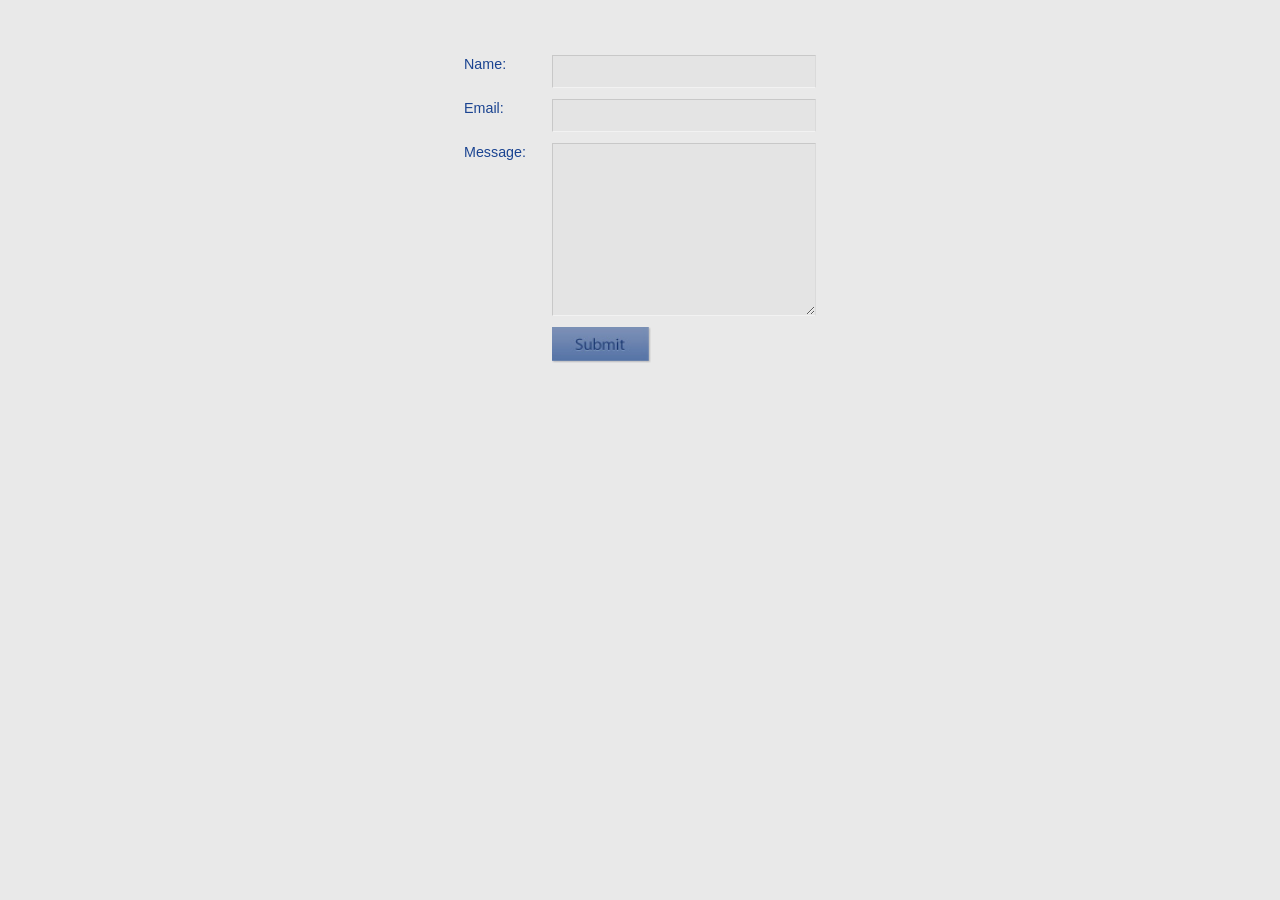
<file: contact/index.html>
<!DOCTYPE html PUBLIC "-//W3C//DTD XHTML 1.0 Transitional//EN" "http://www.w3.org/TR/xhtml1/DTD/xhtml1-transitional.dtd">
<html xmlns="http://www.w3.org/1999/xhtml">

<head>
	<meta http-equiv="Content-Type" content="text/html; charset=UTF-8" />
	<title>Contact Form</title>
	<link rel="stylesheet" type="text/css" href="../css/blue.css" />
	<script type="text/javascript" src="js/jquery-1.2.6.min.js"></script>
	<script type="text/javascript" src="js/jquery.validate.js"></script>
	
	<script type="text/javascript">
	$(document).ready(function(){
		
		$("#contactform").validate();
	});
	</script>
</head>

<body class="contact">
<form method="post" action="contactengine.php" id="contactform">

<label for="Name">Name:</label>

	<input type="text" name="Name" id="Name" class="required" />

<label for="Email">Email:</label>

	<input type="text" name="Email" id="Email" class="required email" />

<label for="Message">Message:</label>

	<textarea name="Message" id="Message" rows="10" cols="20" class="required"></textarea>
<div class="clear"></div>
<input type="submit" name="submit" value="" class="submit-button" />
</form>
	
</body>
</html>
</file>
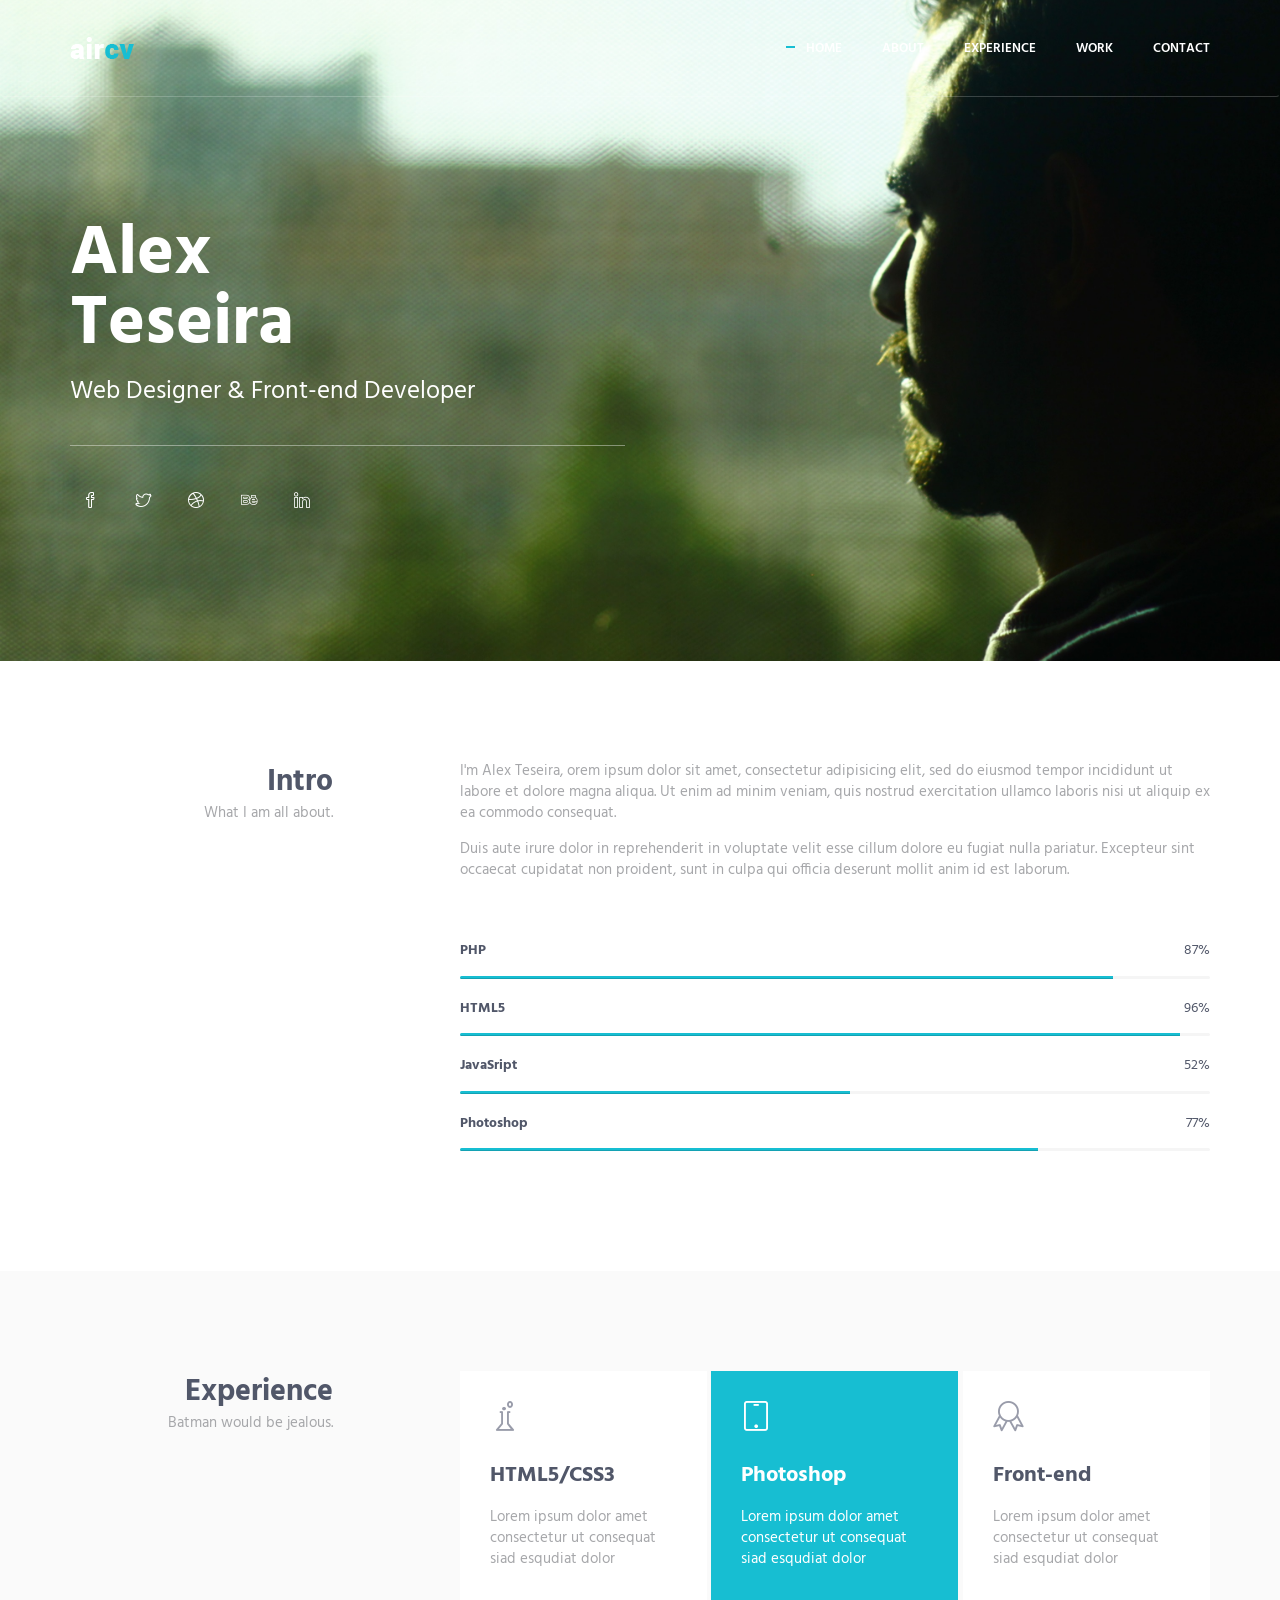
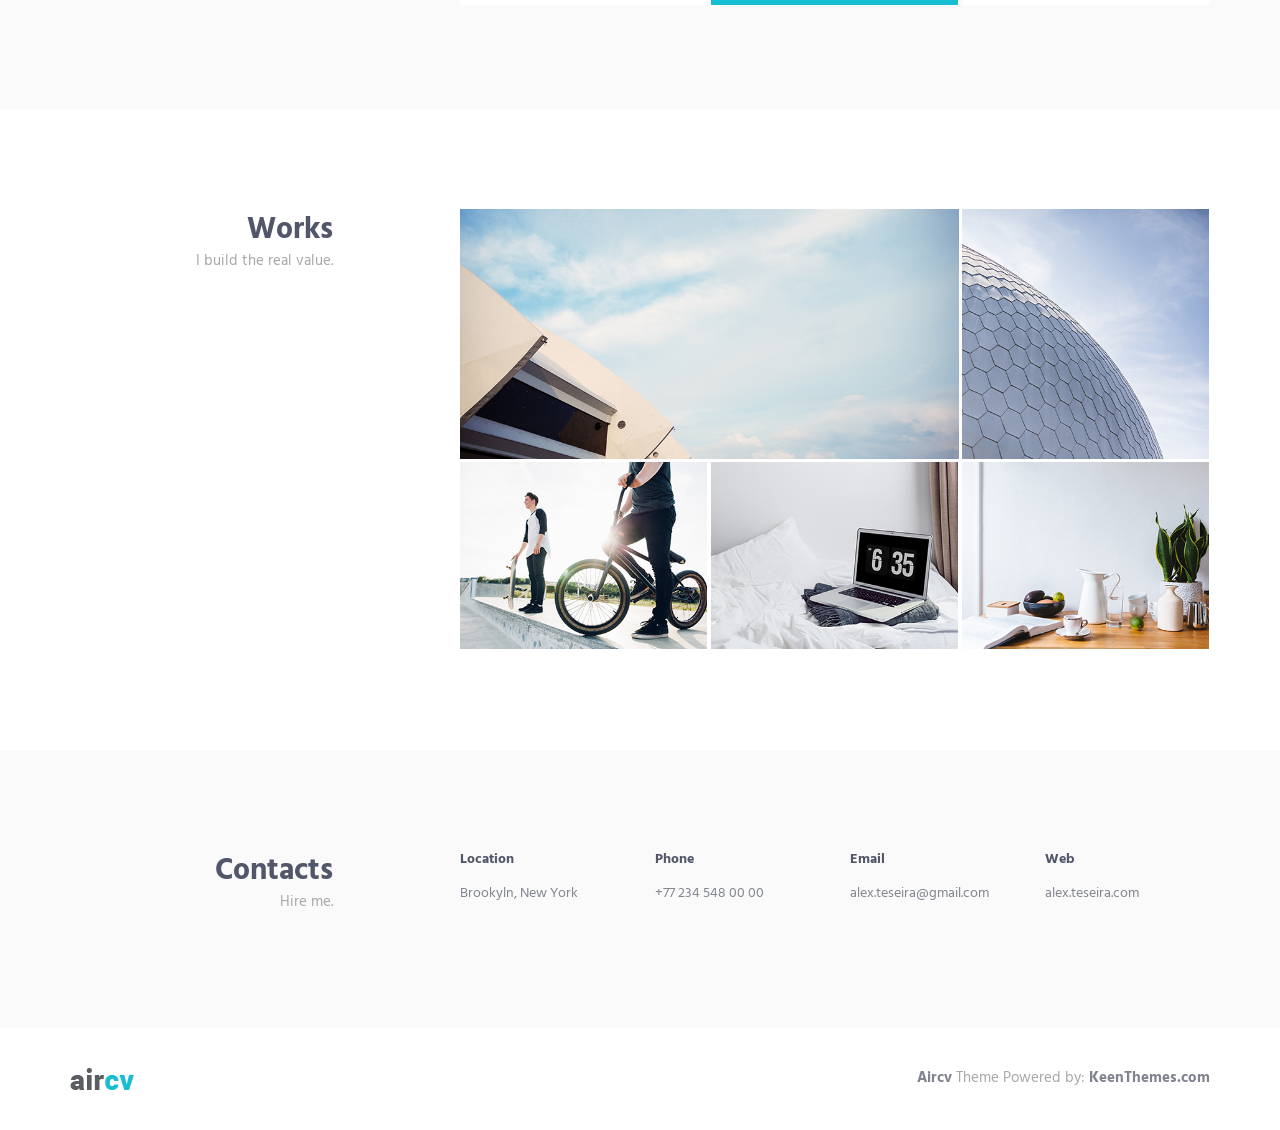
<file: Aircv-gh-pages/HTML/index.html>
<!DOCTYPE html>
<!-- ==============================
    Project:        Metronic "Aircv" Frontend Freebie - Responsive HTML Template Based On Twitter Bootstrap 3.3.4
    Version:        1.0
    Author:         KeenThemes
    Primary use:    Corporate, Business Themes.
    Email:          support@keenthemes.com
    Follow:         http://www.twitter.com/keenthemes
    Like:           http://www.facebook.com/keenthemes
    Website:        http://www.keenthemes.com
    Premium:        Premium Metronic Admin Theme: http://themeforest.net/item/metronic-responsive-admin-dashboard-template/4021469?ref=keenthemes
================================== -->
<html lang="en" class="no-js">
    <!-- BEGIN HEAD -->
    <head>
        <meta charset="utf-8"/>
        <title>Metronic "Aircv" Frontend Freebie</title>
        <meta http-equiv="X-UA-Compatible" content="IE=edge">
        <meta content="width=device-width, initial-scale=1" name="viewport"/>
        <meta content="" name="description"/>
        <meta content="" name="author"/>

        <!-- GLOBAL MANDATORY STYLES -->
        <link href="http://fonts.googleapis.com/css?family=Hind:300,400,500,600,700" rel="stylesheet" type="text/css">
        <link href="vendor/simple-line-icons/css/simple-line-icons.css" rel="stylesheet" type="text/css"/>
        <link href="vendor/bootstrap/css/bootstrap.min.css" rel="stylesheet" type="text/css"/>

        <!-- PAGE LEVEL PLUGIN STYLES -->
        <link href="css/animate.css" rel="stylesheet">

        <!-- THEME STYLES -->
        <link href="css/layout.min.css" rel="stylesheet" type="text/css"/>

        <!-- Favicon -->
        <link rel="shortcut icon" href="favicon.ico"/>
    </head>
    <!-- END HEAD -->

    <!-- BODY -->
    <body id="body" data-spy="scroll" data-target=".header">

        <!--========== HEADER ==========-->
        <header class="header navbar-fixed-top">
            <!-- Navbar -->
            <nav class="navbar" role="navigation">
                <div class="container">
                    <!-- Brand and toggle get grouped for better mobile display -->
                    <div class="menu-container js_nav-item">
                        <button type="button" class="navbar-toggle" data-toggle="collapse" data-target=".nav-collapse">
                            <span class="sr-only">Toggle navigation</span>
                            <span class="toggle-icon"></span>
                        </button>

                        <!-- Logo -->
                        <div class="logo">
                            <a class="logo-wrap" href="#body">
                                <img class="logo-img logo-img-main" src="img/logo.png" alt="Asentus Logo">
                                <img class="logo-img logo-img-active" src="img/logo-dark.png" alt="Asentus Logo">
                            </a>
                        </div>
                        <!-- End Logo -->
                    </div>

                    <!-- Collect the nav links, forms, and other content for toggling -->
                    <div class="collapse navbar-collapse nav-collapse">
                        <div class="menu-container">
                            <ul class="nav navbar-nav navbar-nav-right">
                                <li class="js_nav-item nav-item"><a class="nav-item-child nav-item-hover" href="#body">Home</a></li>
                                <li class="js_nav-item nav-item"><a class="nav-item-child nav-item-hover" href="#about">About</a></li>
                                <li class="js_nav-item nav-item"><a class="nav-item-child nav-item-hover" href="#experience">Experience</a></li>
                                <li class="js_nav-item nav-item"><a class="nav-item-child nav-item-hover" href="#work">Work</a></li>
                                <li class="js_nav-item nav-item"><a class="nav-item-child nav-item-hover" href="#contact">Contact</a></li>
                            </ul>
                        </div>
                    </div>
                    <!-- End Navbar Collapse -->
                </div>
            </nav>
            <!-- Navbar -->
        </header>
        <!--========== END HEADER ==========-->

        <!--========== SLIDER ==========-->
        <div class="promo-block parallax-window" data-parallax="scroll" data-image-src="img/1920x1080/01.jpg">
            <div class="container">
                <div class="row">
                    <div class="col-sm-6">
                        <div class="promo-block-divider">
                            <h1 class="promo-block-title">Alex <br/> Teseira</h1>
                            <p class="promo-block-text">Web Designer &amp; Front-end Developer</p>
                        </div>
                        <ul class="list-inline">
                            <li><a href="#" class="social-icons"><i class="icon-social-facebook"></i></a></li>
                            <li><a href="#" class="social-icons"><i class="icon-social-twitter"></i></a></li>
                            <li><a href="#" class="social-icons"><i class="icon-social-dribbble"></i></a></li>
                            <li><a href="#" class="social-icons"><i class="icon-social-behance"></i></a></li>
                            <li><a href="#" class="social-icons"><i class="icon-social-linkedin"></i></a></li>
                        </ul>
                    </div>
                </div>
                <!--// end row -->
            </div>
        </div>
        <!--========== SLIDER ==========-->

        <!--========== PAGE LAYOUT ==========-->
        <!-- About -->
        <div id="about">
            <div class="container content-lg">
                <div class="row">
                    <div class="col-sm-3 sm-margin-b-30">
                        <div class="text-right sm-text-left">
                            <h2 class="margin-b-0">Intro</h2>
                            <p>What I am all about.</p>
                        </div>
                    </div>
                    <div class="col-sm-8 col-sm-offset-1">
                        <div class="margin-b-60">
                            <p>I'm Alex Teseira, orem ipsum dolor sit amet, consectetur adipisicing elit, sed do eiusmod tempor incididunt ut labore et dolore magna aliqua. Ut enim ad minim veniam, quis nostrud exercitation ullamco laboris nisi ut aliquip ex ea commodo consequat.</p>
                            <p>Duis aute irure dolor in reprehenderit in voluptate velit esse cillum dolore eu fugiat nulla pariatur. Excepteur sint occaecat cupidatat non proident, sunt in culpa qui officia deserunt mollit anim id est laborum.</p>
                        </div>

                        <!-- Progress Box -->
                        <div class="progress-box">
                            <h5>PHP <span class="color-heading pull-right">87%</span></h5>
                            <div class="progress">
                                <div class="progress-bar bg-color-base" role="progressbar" data-width="87"></div>
                            </div>
                        </div>
                        <div class="progress-box">
                            <h5>HTML5 <span class="color-heading pull-right">96%</span></h5>
                            <div class="progress">
                                <div class="progress-bar bg-color-base" role="progressbar" data-width="96"></div>
                            </div>
                        </div>
                        <div class="progress-box">
                            <h5>JavaSript <span class="color-heading pull-right">52%</span></h5>
                            <div class="progress">
                                <div class="progress-bar bg-color-base" role="progressbar" data-width="52"></div>
                            </div>
                        </div>
                        <div class="progress-box">
                            <h5>Photoshop <span class="color-heading pull-right">77%</span></h5>
                            <div class="progress">
                                <div class="progress-bar bg-color-base" role="progressbar" data-width="77"></div>
                            </div>
                        </div>
                        <!-- End Progress Box -->
                    </div>
                </div>
                <!--// end row -->
            </div>
        </div>
        <!-- End About -->

        <!-- Experience -->
        <div id="experience">
            <div class="bg-color-sky-light" data-auto-height="true">
                <div class="container content-lg">
                    <div class="row">
                        <div class="col-sm-3 sm-margin-b-30">
                            <div class="text-right sm-text-left">
                                <h2 class="margin-b-0">Experience</h2>
                                <p>Batman would be jealous.</p>
                            </div>
                        </div>
                        <div class="col-sm-8 col-sm-offset-1">
                            <div class="row row-space-2 margin-b-4">
                                <div class="col-md-4 md-margin-b-4">
                                    <div class="service" data-height="height">
                                        <div class="service-element">
                                            <i class="service-icon icon-chemistry"></i>
                                        </div>
                                        <div class="service-info">
                                            <h3>HTML5/CSS3</h3>
                                            <p class="margin-b-5">Lorem ipsum dolor amet consectetur ut consequat siad esqudiat dolor</p>
                                        </div>
                                        <a href="#" class="content-wrapper-link"></a>    
                                    </div>
                                </div>
                                <div class="col-md-4 md-margin-b-4">
                                    <div class="service bg-color-base wow zoomIn" data-height="height" data-wow-duration=".3" data-wow-delay=".1s">
                                        <div class="service-element">
                                            <i class="service-icon color-white icon-screen-tablet"></i>
                                        </div>
                                        <div class="service-info">
                                            <h3 class="color-white">Photoshop</h3>
                                            <p class="color-white margin-b-5">Lorem ipsum dolor amet consectetur ut consequat siad esqudiat dolor</p>
                                        </div>
                                        <a href="#" class="content-wrapper-link"></a>    
                                    </div>
                                </div>
                                <div class="col-md-4">
                                    <div class="service" data-height="height">
                                        <div class="service-element">
                                            <i class="service-icon icon-badge"></i>
                                        </div>
                                        <div class="service-info">
                                            <h3>Front-end</h3>
                                            <p class="margin-b-5">Lorem ipsum dolor amet consectetur ut consequat siad esqudiat dolor</p>
                                        </div>
                                        <a href="#" class="content-wrapper-link"></a>    
                                    </div>
                                </div>
                            </div>
                            <!--// end row -->
                        </div>
                    </div>
                    <!--// end row -->
                </div>
            </div>
        </div>
        <!-- End Experience -->

        <!-- Work -->
        <div id="work">
            <div class="container content-lg">
                <div class="row">
                    <div class="col-sm-3 sm-margin-b-30">
                        <div class="text-right sm-text-left">
                            <h2 class="margin-b-0">Works</h2>
                            <p>I build the real value.</p>
                        </div>
                    </div>
                    <div class="col-sm-8 col-sm-offset-1">
                        <!-- Masonry Grid -->
                        <div class="masonry-grid row row-space-2">
                            <div class="masonry-grid-sizer col-xs-6 col-sm-6 col-md-1"></div>
                            <div class="masonry-grid-item col-xs-12 col-sm-6 col-md-8 margin-b-4">
                                <!-- Work -->
                                <div class="work work-popup-trigger">
                                    <div class="work-overlay">
                                        <img class="full-width img-responsive" src="img/800x400/01.jpg" alt="Portfolio Image">
                                    </div>
                                    <div class="work-popup-overlay">
                                        <div class="work-popup-content">
                                            <a href="javascript:void(0);" class="work-popup-close">Hide</a>
                                            <div class="margin-b-30">
                                                <h3 class="margin-b-5">Art Of Coding</h3>
                                                <span>Clean &amp; Minimalistic Design</span>
                                            </div>
                                            <div class="row">
                                                <div class="col-sm-8 work-popup-content-divider sm-margin-b-20">
                                                    <div class="margin-t-10 sm-margin-t-0">
                                                        <p>Duis aute irure dolor in reprehenderit in voluptate velit esse cillum dolore eu fugiat nulla pariatur. Excepteur sint occaecat cupidatat non proident, sunt in culpa qui officia deserunt mollit anim id est laborum.</p>
                                                        <p>Lorem ipsum dolor sit amet, consectetur adipisicing elit, sed do eiusmod tempor incididunt ut labore et dolore magna aliqua. Ut enim ad minim veniam, quis nostrud.</p>
                                                        <ul class="list-inline work-popup-tag">
                                                            <li class="work-popup-tag-item"><a class="work-popup-tag-link" href="#">Design,</a></li>
                                                            <li class="work-popup-tag-item"><a class="work-popup-tag-link" href="#">Coding,</a></li>
                                                            <li class="work-popup-tag-item"><a class="work-popup-tag-link" href="#">Portfolio</a></li>
                                                        </ul>
                                                    </div>
                                                </div>
                                                <div class="col-sm-4">
                                                    <div class="margin-t-10 sm-margin-t-0">
                                                        <p class="margin-b-5"><strong>Project Leader:</strong> John Doe</p>
                                                        <p class="margin-b-5"><strong>Designer:</strong> Alisa Keys</p>
                                                        <p class="margin-b-5"><strong>Developer:</strong> Mark Doe</p>
                                                        <p class="margin-b-5"><strong>Customer:</strong> Keenthemes</p>
                                                    </div>
                                                </div>
                                            </div>
                                        </div>
                                    </div>
                                </div>
                                <!-- End Work -->
                            </div>
                            <div class="masonry-grid-item col-xs-12 col-sm-6 col-md-4 margin-b-4">
                                <!-- Work -->
                                <div class="work work-popup-trigger">
                                    <div class="work-overlay">
                                        <img class="full-width img-responsive" src="img/397x400/01.jpg" alt="Portfolio Image">
                                    </div>
                                    <div class="work-popup-overlay">
                                        <div class="work-popup-content">
                                            <a href="javascript:void(0);" class="work-popup-close">Hide</a>
                                            <div class="margin-b-30">
                                                <h3 class="margin-b-5">Art Of Coding</h3>
                                                <span>Clean &amp; Minimalistic Design</span>
                                            </div>
                                            <div class="row">
                                                <div class="col-sm-8 work-popup-content-divider sm-margin-b-20">
                                                    <div class="margin-t-10 sm-margin-t-0">
                                                        <p>Duis aute irure dolor in reprehenderit in voluptate velit esse cillum dolore eu fugiat nulla pariatur. Excepteur sint occaecat cupidatat non proident, sunt in culpa qui officia deserunt mollit anim id est laborum.</p>
                                                        <p>Lorem ipsum dolor sit amet, consectetur adipisicing elit, sed do eiusmod tempor incididunt ut labore et dolore magna aliqua. Ut enim ad minim veniam, quis nostrud.</p>
                                                        <ul class="list-inline work-popup-tag">
                                                            <li class="work-popup-tag-item"><a class="work-popup-tag-link" href="#">Design,</a></li>
                                                            <li class="work-popup-tag-item"><a class="work-popup-tag-link" href="#">Coding,</a></li>
                                                            <li class="work-popup-tag-item"><a class="work-popup-tag-link" href="#">Portfolio</a></li>
                                                        </ul>
                                                    </div>
                                                </div>
                                                <div class="col-sm-4">
                                                    <div class="margin-t-10 sm-margin-t-0">
                                                        <p class="margin-b-5"><strong>Project Leader:</strong> John Doe</p>
                                                        <p class="margin-b-5"><strong>Designer:</strong> Alisa Keys</p>
                                                        <p class="margin-b-5"><strong>Developer:</strong> Mark Doe</p>
                                                        <p class="margin-b-5"><strong>Customer:</strong> Keenthemes</p>
                                                    </div>
                                                </div>
                                            </div>
                                        </div>
                                    </div>
                                </div>
                                <!-- End Work -->
                            </div>
                            <div class="masonry-grid-item col-xs-12 col-sm-6 col-md-4 md-margin-b-4">
                                <!-- Work -->
                                <div class="work work-popup-trigger">
                                    <div class="work-overlay">
                                        <img class="full-width img-responsive" src="img/397x300/01.jpg" alt="Portfolio Image">
                                    </div>
                                    <div class="work-popup-overlay">
                                        <div class="work-popup-content">
                                            <a href="javascript:void(0);" class="work-popup-close">Hide</a>
                                            <div class="margin-b-30">
                                                <h3 class="margin-b-5">Art Of Coding</h3>
                                                <span>Clean &amp; Minimalistic Design</span>
                                            </div>
                                            <div class="row">
                                                <div class="col-sm-8 work-popup-content-divider sm-margin-b-20">
                                                    <div class="margin-t-10 sm-margin-t-0">
                                                        <p>Duis aute irure dolor in reprehenderit in voluptate velit esse cillum dolore eu fugiat nulla pariatur. Excepteur sint occaecat cupidatat non proident, sunt in culpa qui officia deserunt mollit anim id est laborum.</p>
                                                        <p>Lorem ipsum dolor sit amet, consectetur adipisicing elit, sed do eiusmod tempor incididunt ut labore et dolore magna aliqua. Ut enim ad minim veniam, quis nostrud.</p>
                                                        <ul class="list-inline work-popup-tag">
                                                            <li class="work-popup-tag-item"><a class="work-popup-tag-link" href="#">Design,</a></li>
                                                            <li class="work-popup-tag-item"><a class="work-popup-tag-link" href="#">Coding,</a></li>
                                                            <li class="work-popup-tag-item"><a class="work-popup-tag-link" href="#">Portfolio</a></li>
                                                        </ul>
                                                    </div>
                                                </div>
                                                <div class="col-sm-4">
                                                    <div class="margin-t-10 sm-margin-t-0">
                                                        <p class="margin-b-5"><strong>Project Leader:</strong> John Doe</p>
                                                        <p class="margin-b-5"><strong>Designer:</strong> Alisa Keys</p>
                                                        <p class="margin-b-5"><strong>Developer:</strong> Mark Doe</p>
                                                        <p class="margin-b-5"><strong>Customer:</strong> Keenthemes</p>
                                                    </div>
                                                </div>
                                            </div>
                                        </div>
                                    </div>
                                </div>
                                <!-- End Work -->
                            </div>
                            <div class="masonry-grid-item col-xs-12 col-sm-6 col-md-4 md-margin-b-4">
                                <!-- Work -->
                                <div class="work work-popup-trigger">
                                    <div class="work-overlay">
                                        <img class="full-width img-responsive" src="img/397x300/02.jpg" alt="Portfolio Image">
                                    </div>
                                    <div class="work-popup-overlay">
                                        <div class="work-popup-content">
                                            <a href="javascript:void(0);" class="work-popup-close">Hide</a>
                                            <div class="margin-b-30">
                                                <h3 class="margin-b-5">Art Of Coding</h3>
                                                <span>Clean &amp; Minimalistic Design</span>
                                            </div>
                                            <div class="row">
                                                <div class="col-sm-8 work-popup-content-divider sm-margin-b-20">
                                                    <div class="margin-t-10 sm-margin-t-0">
                                                        <p>Duis aute irure dolor in reprehenderit in voluptate velit esse cillum dolore eu fugiat nulla pariatur. Excepteur sint occaecat cupidatat non proident, sunt in culpa qui officia deserunt mollit anim id est laborum.</p>
                                                        <p>Lorem ipsum dolor sit amet, consectetur adipisicing elit, sed do eiusmod tempor incididunt ut labore et dolore magna aliqua. Ut enim ad minim veniam, quis nostrud.</p>
                                                        <ul class="list-inline work-popup-tag">
                                                            <li class="work-popup-tag-item"><a class="work-popup-tag-link" href="#">Design,</a></li>
                                                            <li class="work-popup-tag-item"><a class="work-popup-tag-link" href="#">Coding,</a></li>
                                                            <li class="work-popup-tag-item"><a class="work-popup-tag-link" href="#">Portfolio</a></li>
                                                        </ul>
                                                    </div>
                                                </div>
                                                <div class="col-sm-4">
                                                    <div class="margin-t-10 sm-margin-t-0">
                                                        <p class="margin-b-5"><strong>Project Leader:</strong> John Doe</p>
                                                        <p class="margin-b-5"><strong>Designer:</strong> Alisa Keys</p>
                                                        <p class="margin-b-5"><strong>Developer:</strong> Mark Doe</p>
                                                        <p class="margin-b-5"><strong>Customer:</strong> Keenthemes</p>
                                                    </div>
                                                </div>
                                            </div>
                                        </div>
                                    </div>
                                </div>
                                <!-- End Work -->
                            </div>
                            <div class="masonry-grid-item col-xs-12 col-sm-6 col-md-4">
                                <!-- Work -->
                                <div class="work work-popup-trigger">
                                    <div class="work-overlay">
                                        <img class="full-width img-responsive" src="img/397x300/03.jpg" alt="Portfolio Image">
                                    </div>
                                    <div class="work-popup-overlay">
                                        <div class="work-popup-content">
                                            <a href="javascript:void(0);" class="work-popup-close">Hide</a>
                                            <div class="margin-b-30">
                                                <h3 class="margin-b-5">Art Of Coding</h3>
                                                <span>Clean &amp; Minimalistic Design</span>
                                            </div>
                                            <div class="row">
                                                <div class="col-sm-8 work-popup-content-divider sm-margin-b-20">
                                                    <div class="margin-t-10 sm-margin-t-0">
                                                        <p>Duis aute irure dolor in reprehenderit in voluptate velit esse cillum dolore eu fugiat nulla pariatur. Excepteur sint occaecat cupidatat non proident, sunt in culpa qui officia deserunt mollit anim id est laborum.</p>
                                                        <p>Lorem ipsum dolor sit amet, consectetur adipisicing elit, sed do eiusmod tempor incididunt ut labore et dolore magna aliqua. Ut enim ad minim veniam, quis nostrud.</p>
                                                        <ul class="list-inline work-popup-tag">
                                                            <li class="work-popup-tag-item"><a class="work-popup-tag-link" href="#">Design,</a></li>
                                                            <li class="work-popup-tag-item"><a class="work-popup-tag-link" href="#">Coding,</a></li>
                                                            <li class="work-popup-tag-item"><a class="work-popup-tag-link" href="#">Portfolio</a></li>
                                                        </ul>
                                                    </div>
                                                </div>
                                                <div class="col-sm-4">
                                                    <div class="margin-t-10 sm-margin-t-0">
                                                        <p class="margin-b-5"><strong>Project Leader:</strong> John Doe</p>
                                                        <p class="margin-b-5"><strong>Designer:</strong> Alisa Keys</p>
                                                        <p class="margin-b-5"><strong>Developer:</strong> Mark Doe</p>
                                                        <p class="margin-b-5"><strong>Customer:</strong> Keenthemes</p>
                                                    </div>
                                                </div>
                                            </div>
                                        </div>
                                    </div>
                                </div>
                                <!-- End Work -->
                            </div>
                        </div>
                        <!-- End Masonry Grid -->
                    </div>
                </div>
                <!--// end row -->
            </div>
        </div>
        <!-- End Work -->
            
        <!-- Contact -->
        <div id="contact">
            <div class="bg-color-sky-light">
                <div class="container content-lg">
                    <div class="row">
                        <div class="col-sm-3 sm-margin-b-30">
                            <div class="text-right sm-text-left">
                                <h2 class="margin-b-0">Contacts</h2>
                                <p>Hire me.</p>
                            </div>
                        </div>
                        <div class="col-sm-8 col-sm-offset-1">
                            <div class="row">
                                <div class="col-md-3 col-xs-6 md-margin-b-30">
                                    <h5>Location</h5>
                                    <a href="#">Brookyln, New York</a>
                                </div>
                                <div class="col-md-3 col-xs-6 md-margin-b-30">
                                    <h5>Phone</h5>
                                    <a href="#">+77 234 548 00 00</a>
                                </div>
                                <div class="col-md-3 col-xs-6">
                                    <h5>Email</h5>
                                    <a href="mailto:#">alex.teseira@gmail.com</a>
                                </div>
                                <div class="col-md-3 col-xs-6">
                                    <h5>Web</h5>
                                    <a href="#">alex.teseira.com</a>
                                </div>
                            </div>
                        </div>
                    </div>
                    <!--// end row -->
                </div>
            </div>
        </div>
        <!-- End Contact -->
        <!--========== END PAGE LAYOUT ==========-->

        <!--========== FOOTER ==========-->
        <footer class="footer">
            <div class="content container">
                <div class="row">
                    <div class="col-xs-6">
                        <img class="footer-logo" src="img/logo-dark.png" alt="Aircv Logo">
                    </div>
                    <div class="col-xs-6 text-right sm-text-left">
                        <p class="margin-b-0"><a class="fweight-700" href="http://keenthemes.com/preview/aircv/">Aircv</a> Theme Powered by: <a class="fweight-700" href="http://www.keenthemes.com/">KeenThemes.com</a></p>
                    </div>
                </div>
                <!--// end row -->
            </div>
        </footer>
        <!--========== END FOOTER ==========-->

        <!-- Back To Top -->
        <a href="javascript:void(0);" class="js-back-to-top back-to-top">Top</a>

        <!-- JAVASCRIPTS(Load javascripts at bottom, this will reduce page load time) -->
        <!-- CORE PLUGINS -->
        <script src="vendor/jquery.min.js" type="text/javascript"></script>
        <script src="vendor/jquery-migrate.min.js" type="text/javascript"></script>
        <script src="vendor/bootstrap/js/bootstrap.min.js" type="text/javascript"></script>

        <!-- PAGE LEVEL PLUGINS -->
        <script src="vendor/jquery.easing.js" type="text/javascript"></script>
        <script src="vendor/jquery.back-to-top.js" type="text/javascript"></script>
        <script src="vendor/jquery.smooth-scroll.js" type="text/javascript"></script>
        <script src="vendor/jquery.wow.min.js" type="text/javascript"></script>
        <script src="vendor/jquery.parallax.min.js" type="text/javascript"></script>
        <script src="vendor/jquery.appear.js" type="text/javascript"></script>
        <script src="vendor/masonry/jquery.masonry.pkgd.min.js" type="text/javascript"></script>
        <script src="vendor/masonry/imagesloaded.pkgd.min.js" type="text/javascript"></script>

        <!-- PAGE LEVEL SCRIPTS -->
        <script src="js/layout.min.js" type="text/javascript"></script>
        <script src="js/components/progress-bar.min.js" type="text/javascript"></script>
        <script src="js/components/masonry.min.js" type="text/javascript"></script>
        <script src="js/components/wow.min.js" type="text/javascript"></script>

    </body>
    <!-- END BODY -->
</html>
</file>
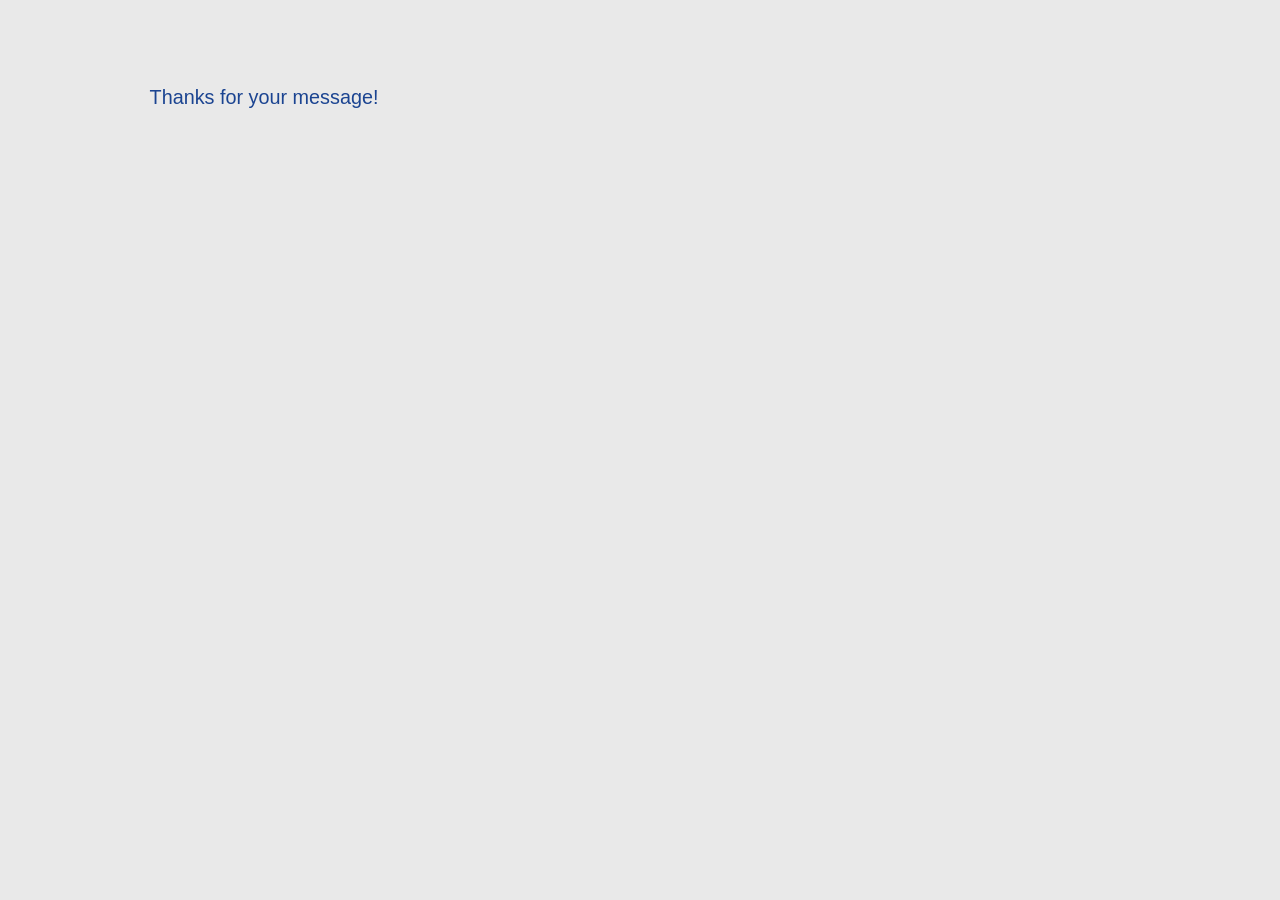
<file: contact/contactthanks.html>
<!DOCTYPE html PUBLIC "-//W3C//DTD XHTML 1.0 Transitional//EN" "http://www.w3.org/TR/xhtml1/DTD/xhtml1-transitional.dtd">
<html xmlns="http://www.w3.org/1999/xhtml">

<head>
	<meta http-equiv="Content-Type" content="text/html; charset=UTF-8" />
	<title>Contact Form | Thanks!</title>
	<link rel="stylesheet" type="text/css" href="../css/blue.css" />
</head>

<body class="contact">


		<h1 class="warn">Thanks for your message!</h1>
	

</body>

</html>
</file>
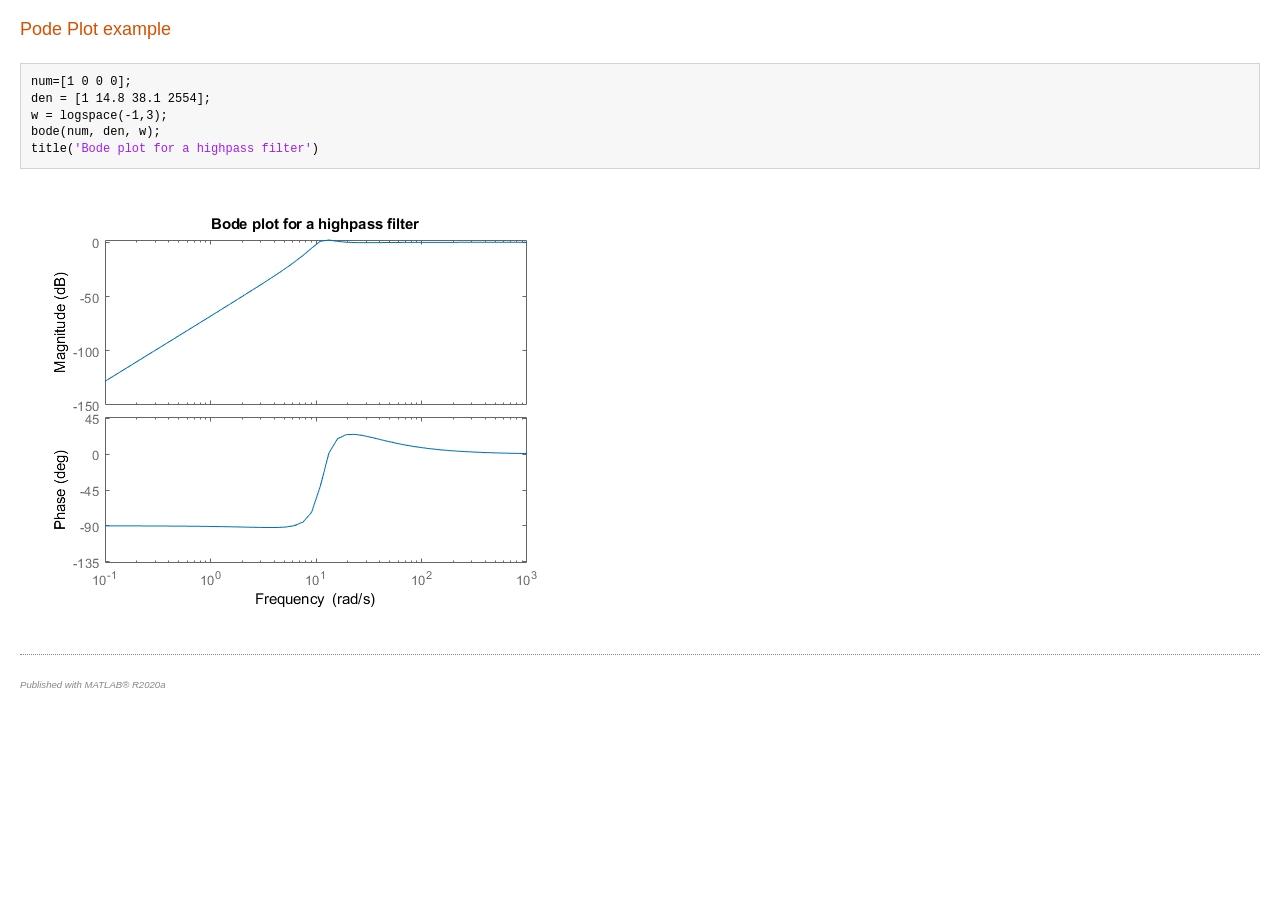
<file: courses/Circuit-Analysis/Pode_plot.html>
<!DOCTYPE html
  PUBLIC "-//W3C//DTD HTML 4.01 Transitional//EN">
<html><head>
      <meta http-equiv="Content-Type" content="text/html; charset=utf-8">
   <!--
This HTML was auto-generated from MATLAB code.
To make changes, update the MATLAB code and republish this document.
      --><title>Pode Plot example</title><meta name="generator" content="MATLAB 9.8"><link rel="schema.DC" href="http://purl.org/dc/elements/1.1/"><meta name="DC.date" content="2021-02-21"><meta name="DC.source" content="Pode_plot.m"><style type="text/css">
html,body,div,span,applet,object,iframe,h1,h2,h3,h4,h5,h6,p,blockquote,pre,a,abbr,acronym,address,big,cite,code,del,dfn,em,font,img,ins,kbd,q,s,samp,small,strike,strong,sub,sup,tt,var,b,u,i,center,dl,dt,dd,ol,ul,li,fieldset,form,label,legend,table,caption,tbody,tfoot,thead,tr,th,td{margin:0;padding:0;border:0;outline:0;font-size:100%;vertical-align:baseline;background:transparent}body{line-height:1}ol,ul{list-style:none}blockquote,q{quotes:none}blockquote:before,blockquote:after,q:before,q:after{content:'';content:none}:focus{outine:0}ins{text-decoration:none}del{text-decoration:line-through}table{border-collapse:collapse;border-spacing:0}

html { min-height:100%; margin-bottom:1px; }
html body { height:100%; margin:0px; font-family:Arial, Helvetica, sans-serif; font-size:10px; color:#000; line-height:140%; background:#fff none; overflow-y:scroll; }
html body td { vertical-align:top; text-align:left; }

h1 { padding:0px; margin:0px 0px 25px; font-family:Arial, Helvetica, sans-serif; font-size:1.5em; color:#d55000; line-height:100%; font-weight:normal; }
h2 { padding:0px; margin:0px 0px 8px; font-family:Arial, Helvetica, sans-serif; font-size:1.2em; color:#000; font-weight:bold; line-height:140%; border-bottom:1px solid #d6d4d4; display:block; }
h3 { padding:0px; margin:0px 0px 5px; font-family:Arial, Helvetica, sans-serif; font-size:1.1em; color:#000; font-weight:bold; line-height:140%; }

a { color:#005fce; text-decoration:none; }
a:hover { color:#005fce; text-decoration:underline; }
a:visited { color:#004aa0; text-decoration:none; }

p { padding:0px; margin:0px 0px 20px; }
img { padding:0px; margin:0px 0px 20px; border:none; }
p img, pre img, tt img, li img, h1 img, h2 img { margin-bottom:0px; }

ul { padding:0px; margin:0px 0px 20px 23px; list-style:square; }
ul li { padding:0px; margin:0px 0px 7px 0px; }
ul li ul { padding:5px 0px 0px; margin:0px 0px 7px 23px; }
ul li ol li { list-style:decimal; }
ol { padding:0px; margin:0px 0px 20px 0px; list-style:decimal; }
ol li { padding:0px; margin:0px 0px 7px 23px; list-style-type:decimal; }
ol li ol { padding:5px 0px 0px; margin:0px 0px 7px 0px; }
ol li ol li { list-style-type:lower-alpha; }
ol li ul { padding-top:7px; }
ol li ul li { list-style:square; }

.content { font-size:1.2em; line-height:140%; padding: 20px; }

pre, code { font-size:12px; }
tt { font-size: 1.2em; }
pre { margin:0px 0px 20px; }
pre.codeinput { padding:10px; border:1px solid #d3d3d3; background:#f7f7f7; }
pre.codeoutput { padding:10px 11px; margin:0px 0px 20px; color:#4c4c4c; }
pre.error { color:red; }

@media print { pre.codeinput, pre.codeoutput { word-wrap:break-word; width:100%; } }

span.keyword { color:#0000FF }
span.comment { color:#228B22 }
span.string { color:#A020F0 }
span.untermstring { color:#B20000 }
span.syscmd { color:#B28C00 }
span.typesection { color:#A0522D }

.footer { width:auto; padding:10px 0px; margin:25px 0px 0px; border-top:1px dotted #878787; font-size:0.8em; line-height:140%; font-style:italic; color:#878787; text-align:left; float:none; }
.footer p { margin:0px; }
.footer a { color:#878787; }
.footer a:hover { color:#878787; text-decoration:underline; }
.footer a:visited { color:#878787; }

table th { padding:7px 5px; text-align:left; vertical-align:middle; border: 1px solid #d6d4d4; font-weight:bold; }
table td { padding:7px 5px; text-align:left; vertical-align:top; border:1px solid #d6d4d4; }





  </style></head><body><div class="content"><h1>Pode Plot example</h1><pre class="codeinput">num=[1 0 0 0];
den = [1 14.8 38.1 2554];
w = logspace(-1,3);
bode(num, den, w);
title(<span class="string">'Bode plot for a highpass filter'</span>)
</pre><img vspace="5" hspace="5" src="Pode_plot_01.png" alt=""> <p class="footer"><br><a href="https://www.mathworks.com/products/matlab/">Published with MATLAB&reg; R2020a</a><br></p></div><!--
##### SOURCE BEGIN #####
%% Pode Plot example
num=[1 0 0 0];
den = [1 14.8 38.1 2554];
w = logspace(-1,3);
bode(num, den, w);
title('Bode plot for a highpass filter')
##### SOURCE END #####
--></body></html>
</file>
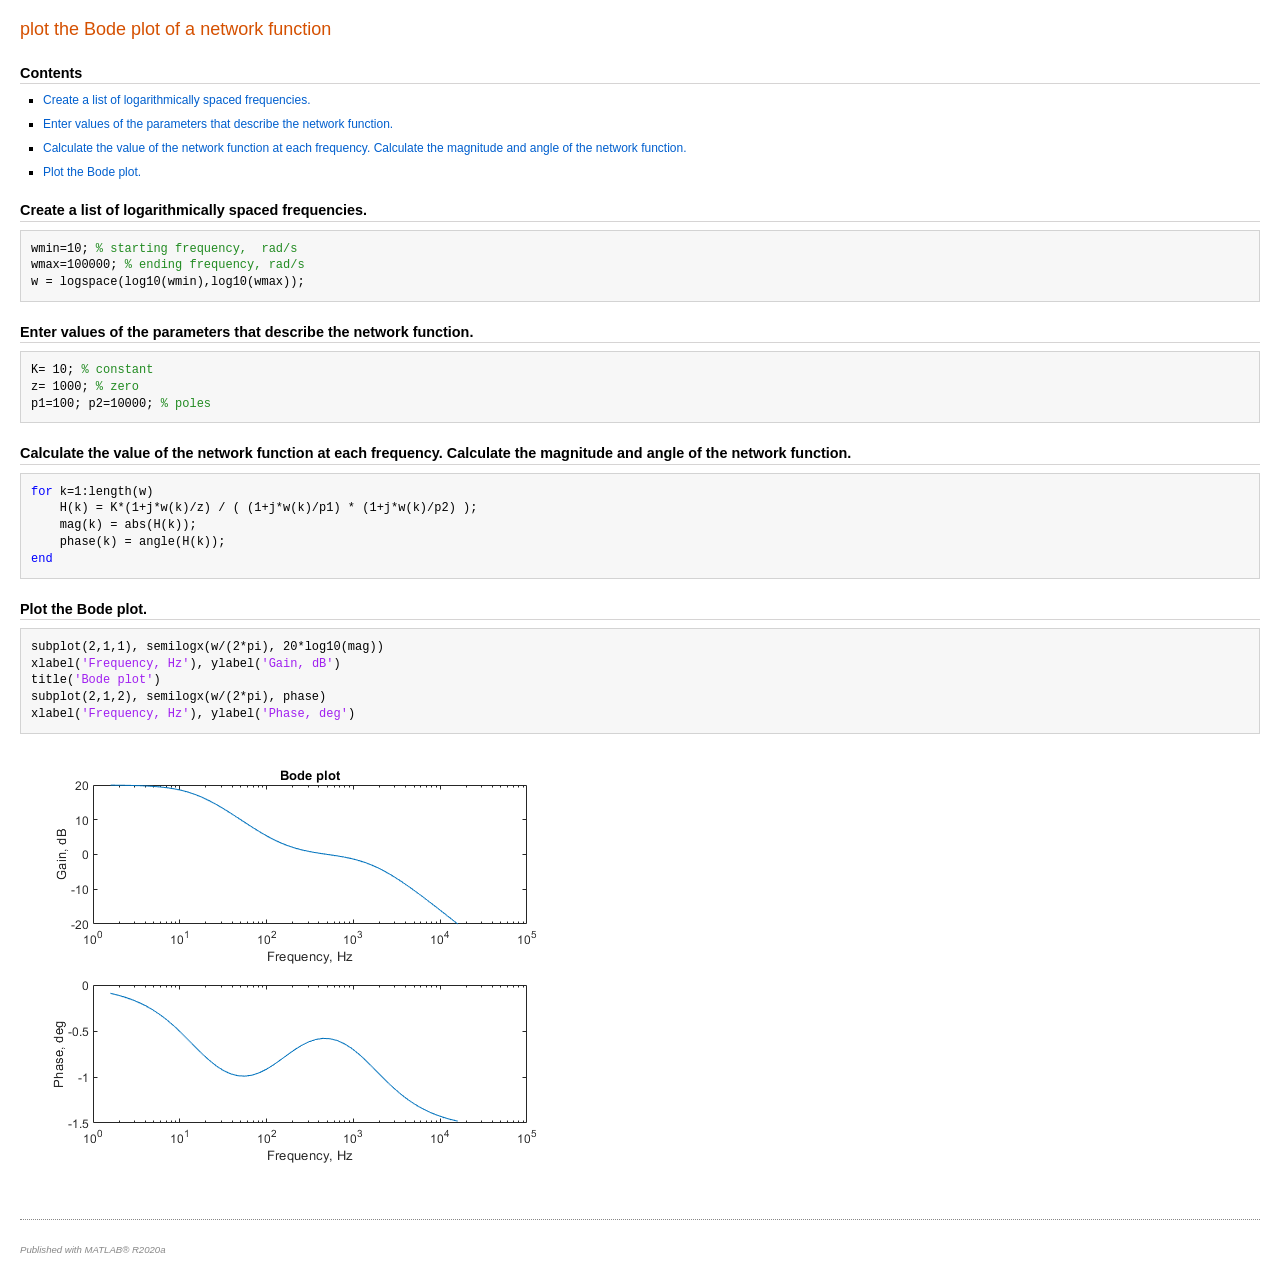
<file: courses/Circuit-Analysis/Pode_plot2.html>
<!DOCTYPE html
  PUBLIC "-//W3C//DTD HTML 4.01 Transitional//EN">
<html><head>
      <meta http-equiv="Content-Type" content="text/html; charset=utf-8">
   <!--
This HTML was auto-generated from MATLAB code.
To make changes, update the MATLAB code and republish this document.
      --><title>plot the Bode plot of a network function</title><meta name="generator" content="MATLAB 9.8"><link rel="schema.DC" href="http://purl.org/dc/elements/1.1/"><meta name="DC.date" content="2021-02-21"><meta name="DC.source" content="Pode_plot2.m"><style type="text/css">
html,body,div,span,applet,object,iframe,h1,h2,h3,h4,h5,h6,p,blockquote,pre,a,abbr,acronym,address,big,cite,code,del,dfn,em,font,img,ins,kbd,q,s,samp,small,strike,strong,sub,sup,tt,var,b,u,i,center,dl,dt,dd,ol,ul,li,fieldset,form,label,legend,table,caption,tbody,tfoot,thead,tr,th,td{margin:0;padding:0;border:0;outline:0;font-size:100%;vertical-align:baseline;background:transparent}body{line-height:1}ol,ul{list-style:none}blockquote,q{quotes:none}blockquote:before,blockquote:after,q:before,q:after{content:'';content:none}:focus{outine:0}ins{text-decoration:none}del{text-decoration:line-through}table{border-collapse:collapse;border-spacing:0}

html { min-height:100%; margin-bottom:1px; }
html body { height:100%; margin:0px; font-family:Arial, Helvetica, sans-serif; font-size:10px; color:#000; line-height:140%; background:#fff none; overflow-y:scroll; }
html body td { vertical-align:top; text-align:left; }

h1 { padding:0px; margin:0px 0px 25px; font-family:Arial, Helvetica, sans-serif; font-size:1.5em; color:#d55000; line-height:100%; font-weight:normal; }
h2 { padding:0px; margin:0px 0px 8px; font-family:Arial, Helvetica, sans-serif; font-size:1.2em; color:#000; font-weight:bold; line-height:140%; border-bottom:1px solid #d6d4d4; display:block; }
h3 { padding:0px; margin:0px 0px 5px; font-family:Arial, Helvetica, sans-serif; font-size:1.1em; color:#000; font-weight:bold; line-height:140%; }

a { color:#005fce; text-decoration:none; }
a:hover { color:#005fce; text-decoration:underline; }
a:visited { color:#004aa0; text-decoration:none; }

p { padding:0px; margin:0px 0px 20px; }
img { padding:0px; margin:0px 0px 20px; border:none; }
p img, pre img, tt img, li img, h1 img, h2 img { margin-bottom:0px; }

ul { padding:0px; margin:0px 0px 20px 23px; list-style:square; }
ul li { padding:0px; margin:0px 0px 7px 0px; }
ul li ul { padding:5px 0px 0px; margin:0px 0px 7px 23px; }
ul li ol li { list-style:decimal; }
ol { padding:0px; margin:0px 0px 20px 0px; list-style:decimal; }
ol li { padding:0px; margin:0px 0px 7px 23px; list-style-type:decimal; }
ol li ol { padding:5px 0px 0px; margin:0px 0px 7px 0px; }
ol li ol li { list-style-type:lower-alpha; }
ol li ul { padding-top:7px; }
ol li ul li { list-style:square; }

.content { font-size:1.2em; line-height:140%; padding: 20px; }

pre, code { font-size:12px; }
tt { font-size: 1.2em; }
pre { margin:0px 0px 20px; }
pre.codeinput { padding:10px; border:1px solid #d3d3d3; background:#f7f7f7; }
pre.codeoutput { padding:10px 11px; margin:0px 0px 20px; color:#4c4c4c; }
pre.error { color:red; }

@media print { pre.codeinput, pre.codeoutput { word-wrap:break-word; width:100%; } }

span.keyword { color:#0000FF }
span.comment { color:#228B22 }
span.string { color:#A020F0 }
span.untermstring { color:#B20000 }
span.syscmd { color:#B28C00 }
span.typesection { color:#A0522D }

.footer { width:auto; padding:10px 0px; margin:25px 0px 0px; border-top:1px dotted #878787; font-size:0.8em; line-height:140%; font-style:italic; color:#878787; text-align:left; float:none; }
.footer p { margin:0px; }
.footer a { color:#878787; }
.footer a:hover { color:#878787; text-decoration:underline; }
.footer a:visited { color:#878787; }

table th { padding:7px 5px; text-align:left; vertical-align:middle; border: 1px solid #d6d4d4; font-weight:bold; }
table td { padding:7px 5px; text-align:left; vertical-align:top; border:1px solid #d6d4d4; }





  </style></head><body><div class="content"><h1>plot the Bode plot of a network function</h1><!--introduction--><!--/introduction--><h2>Contents</h2><div><ul><li><a href="#1">Create a list of logarithmically spaced frequencies.</a></li><li><a href="#2">Enter values of the parameters that describe the network function.</a></li><li><a href="#3">Calculate the value of the network function at each frequency. Calculate the magnitude and angle of the network function.</a></li><li><a href="#4">Plot the Bode plot.</a></li></ul></div><h2 id="1">Create a list of logarithmically spaced frequencies.</h2><pre class="codeinput">wmin=10; <span class="comment">% starting frequency,  rad/s</span>
wmax=100000; <span class="comment">% ending frequency, rad/s</span>
w = logspace(log10(wmin),log10(wmax));
</pre><h2 id="2">Enter values of the parameters that describe the network function.</h2><pre class="codeinput">K= 10; <span class="comment">% constant</span>
z= 1000; <span class="comment">% zero</span>
p1=100; p2=10000; <span class="comment">% poles</span>
</pre><h2 id="3">Calculate the value of the network function at each frequency. Calculate the magnitude and angle of the network function.</h2><pre class="codeinput"><span class="keyword">for</span> k=1:length(w)
    H(k) = K*(1+j*w(k)/z) / ( (1+j*w(k)/p1) * (1+j*w(k)/p2) );
    mag(k) = abs(H(k));
    phase(k) = angle(H(k));
<span class="keyword">end</span>
</pre><h2 id="4">Plot the Bode plot.</h2><pre class="codeinput">subplot(2,1,1), semilogx(w/(2*pi), 20*log10(mag))
xlabel(<span class="string">'Frequency, Hz'</span>), ylabel(<span class="string">'Gain, dB'</span>)
title(<span class="string">'Bode plot'</span>)
subplot(2,1,2), semilogx(w/(2*pi), phase)
xlabel(<span class="string">'Frequency, Hz'</span>), ylabel(<span class="string">'Phase, deg'</span>)
</pre><img vspace="5" hspace="5" src="Pode_plot2_01.png" alt=""> <p class="footer"><br><a href="https://www.mathworks.com/products/matlab/">Published with MATLAB&reg; R2020a</a><br></p></div><!--
##### SOURCE BEGIN #####
%% plot the Bode plot of a network function 
%% Create a list of logarithmically spaced frequencies. 
wmin=10; % starting frequency,  rad/s 
wmax=100000; % ending frequency, rad/s
w = logspace(log10(wmin),log10(wmax)); 
%% Enter values of the parameters that describe the network function. 
K= 10; % constant 
z= 1000; % zero
p1=100; p2=10000; % poles 
%% Calculate the value of the network function at each frequency. Calculate the magnitude and angle of the network function. 
for k=1:length(w) 
    H(k) = K*(1+j*w(k)/z) / ( (1+j*w(k)/p1) * (1+j*w(k)/p2) ); 
    mag(k) = abs(H(k));
    phase(k) = angle(H(k));
end 
%% Plot the Bode plot. 
subplot(2,1,1), semilogx(w/(2*pi), 20*log10(mag)) 
xlabel('Frequency, Hz'), ylabel('Gain, dB')
title('Bode plot') 
subplot(2,1,2), semilogx(w/(2*pi), phase) 
xlabel('Frequency, Hz'), ylabel('Phase, deg') 
##### SOURCE END #####
--></body></html>
</file>
<file: css/blue.css>
﻿@charset "UTF-8";
/* RESET */
/* ----------------------------------------- */
html, body, div, span, applet, object, iframe,
h1, h2, h3, h4, h5, h6, p, blockquote, pre,
a, abbr, acronym, address, big, code,
del, dfn, em, font, img, ins, kbd, q, s, samp,
small, strike, strong, tt, var,
dl, dt, dd, ol, ul, li,
fieldset, form, label, legend,
table, caption, tbody, tfoot, thead, tr, th, td {
	margin: 0;
	padding: 0;
	border: 0;
	outline: 0;
	font-weight: inherit;
	font-style: inherit;
	font-size: 100%;
	font-family: inherit;
	vertical-align: baseline;
}
:focus {
	outline: 0;
}

html {
	zoom: 110%;
}
body {
	line-height: 1;
}
/* tables still need 'cellspacing="0"' in the markup */
table {
	border-collapse: separate;
	border-spacing: 0;
}
caption, th, td {
	text-align: left;
	font-weight: normal;
}
blockquote:before, blockquote:after,
q:before, q:after {
	content: "";
}
blockquote, q {
	quotes: "" "";
}

.clear {
	clear:both;
}


/* LAYOUT */
/* ----------------------------------------- */

body {
	font-family: "Trebuchet MS", Arial, Helvetica, sans-serif;
	background-color: #e1e0db;
	background-image: url(../images/bg.jpg);
	background-repeat: repeat;
	font-size:13px;
	line-height: 17px;
	color:#000;
}

.contact {
	background-image: none;
	background-color:#e9e9e9;
}

a, a:visited, a:active {
	color:#2968d4;
	text-decoration: none;
}

a:hover {
	color:#2968d4;
	text-decoration: underline;
}

/* DOSSIER BACKGROUND */
/* ----------------------------------------- */

#wrapper {
	width: 969px;
	margin: 0 auto;
	margin-top: 60px;
	margin-bottom: 100px;
}

.wrapper-top {
	width:969px;
	height:19px;
	margin:0 auto;
	background-image:url(../images/btop.jpg);
	background-repeat:no-repeat;
}

.wrapper-mid {
	width:969px;
	margin:0 auto;
	background-image:url(../images/bmid.jpg);
	background-repeat: repeat-y;
	padding-bottom:40px;
}

.wrapper-bottom {
	width:969px;
	height:22px;
	padding:0;
	margin:0 auto;
	background-image:url(../images/bbottom.jpg);
	background-repeat:no-repeat;
}

/* PAPER BACKGROUND */
/* ----------------------------------------- */

#paper {
	width:828px;
	margin:0 auto;
}

.paper-top {
	width:828px;
	margin:0 auto;
	background-image:url(../images/ptop.jpg);
	background-repeat:no-repeat;
	height:126px;
}

#paper-mid {
	width:828px;
	margin:0 auto;
	background-image:url(../images/pmid.jpg);
	background-repeat:repeat-y;
	display:block;
	padding:0;
	overflow: hidden;
	padding-bottom:75px;
	padding-top:7px;
}

.paper-bottom {
	width:828px;
	height:18px;
	margin:0 auto;
	background-image:url(../images/pbottom.jpg);
	background-repeat:no-repeat;
}

/* ENTRIES */
/* ----------------------------------------- */

.entry {
	width:720px;
	display: block;
	padding-top:55px;
	clear: both;
	margin-left:4px;
}

h1  {
	width:380px;
	font-size:20px;
	color:#1b4491;
	margin-bottom:3px;
	clear:both;
}

h1 span {
	font-size:16px;
	display:block;
	color:#1b4491;
	margin-top:-5px;
}

h2 {
	width:180px;
	height: 10px;
	text-align: right;
	float:left;
	padding: 15px;
	margin: 10px;
	clear:both;
	font-size:18px;
	color:#1b4491;
	line-height :22px;
}

p {
	width:500px;
	margin-left:40px;
	float:right;
	text-align: justify
}

p img {
	float:right;
	margin-left:20px;
	padding-left:10px;
}

div.content {
	clear: both;
	padding: 2px;
	margin: 2px;
	overflow: hidden;
	display:block;
	padding-top:32px;
}

h3 {
	width:180px;
	text-align: right;
	float:left;
	padding:0;
	clear:both;
	font-size: 13px;
	color:#7b90b5;
	margin-bottom:-20px;
	margin-right:-15px;
	margin-left:+20px;
}

h4 {
	width:180px;
	text-align: right;
	float:left;
	padding:0;
	clear:both;
	font-size: 11px;
	color:#7b90b5;
}

h5 {
	width:180px;
	text-align: right;
	float:left;
	padding:0;
	clear:both;
	font-size: 10px;
	color:#7b90b5;
}

h6 {
	width:180px;
	text-align: right;
	float:left;
	padding:0;
	clear:both;
	font-size: 9px;
	color:#7b90b5;
}

em {
	font-family: Georgia, "Times New Roman", serif;
	font-style: italic;
	color:#777777;
	font-size:12px;
	display: block;
	padding-top:3px;
}


ol {
	float:right;
	width:500px;
	margin-left:40px;
	list-style: decimal;
	
}

ol li {
	width:500px;
	list-style-type: decimal;
	list-style-position: inside;
}

dl {
	float:right;
	width:500px;
	margin-left:40px;
	
}

dt {
	float:left;
	display: block;
	width:500px;
		color:#7b90b5;
}

dd {
	float:left;
	display: block;
	width:480px;
	text-indent:20px;
}

ul.unordered {
	float:right;
	width:500px;
	margin-left:40px;
	
}

ul.unordered li {
	margin:0;
	padding:0;
	float:left;
	display: block;
	width:500px;
	background-image:url(../images/bullet.gif);
	background-repeat: no-repeat;
	padding-left:10px;
	background-position: 0 .5em;
	margin-top:0;
}

ul.info {
	float:right;
	width:500px;
	margin-left:40px;
	list-style-type: none; 
}

ul.info li {
	margin:0;
	padding:0;
	float:left;
	display: block;
	width:500px;
	background-image:url(../images/bullet.gif);
	background-repeat: no-repeat;
	padding-left:10px;
	background-position: 0 .5em;
	margin-top:12px;
}

ul.skills {
	margin:0;
	padding:0;
	float:right;
	width:500px;
	margin-left:40px;
	margin-top:-6px;
	list-style-type: none;
	
}

ul.skills li {
	margin:0;
	padding:0;
	float:left;
	width:156px;
	background-image:url(../images/bullet.gif);
	background-repeat: no-repeat;
	padding-left:10px;
	background-position: 0 .5em;
	margin-top:6px;
}

ul.works {
	margin:0;
	padding:0;
	float:right;
	width:500px;
	margin-left:40px;
	list-style-type: none;
}

ul.works li {
	margin:0;
	padding:0;
	float:left;
}

ul.works li img {
	padding:4px;
	background-color:#fff;
	width:95px;
	height:95px;
	border:1px solid #bdc7da;
	margin-right:20px;
	margin-bottom:16px;
}

ul.works li img:hover {
	border:1px solid #1b4491;
	cursor: pointer;
}

img.portrait {
	background-image:url(../images/frame.jpg);
	background-repeat: no-repeat;
	width:109px;
	height:135px;
	padding-top:20px;
	padding-left:11px;
	padding-right:11px;
	padding-bottom:36px;
	margin-left:50px;
	float:left;
	
}


/* SELF INFORMATION */
/* ----------------------------------------- */

.self {
	width:350px;
	float:left;
	padding-top:11px;
	margin-left:38px;
	margin-bottom:15px;
}

.self ul {
	padding-top: 10px;
}

.self ul li.ad {
	background-image:url(../images/icn-ad.gif);
}

.self ul li.mail {
	background-image:url(../images/icn-mail.gif);
}

.self ul li.tel {
	background-image:url(../images/icn-tel.gif);
}

.self ul li.web {
	background-image:url(../images/icn-web.gif);
}

.self ul li {
	background-repeat: no-repeat;
	padding-left:26px;
	background-position: 0 .1em;
	height:25px;
	display:block;
	margin-top:-2px;
}

/* SOCIAL ICONS */
/* ----------------------------------------- */

.social {
	width:135px;
	float:right;
	padding-top:10px;
}

.social ul {
	list-style: none;
}

.social ul li {
	float:left;
	width:21px;
	height:24px;
	margin:0;
	padding:0;
	margin-left:6px;
}

/* TIPSY */
/* ----------------------------------------- */

.tipsy { padding: 5px; font-size: 10px; background-repeat: no-repeat;  background-image: url(../images/tipsy.gif); }
.tipsy-inner { padding: 5px 8px 4px 8px; background-color: #080626; color: #fff; max-width: 200px; text-align: center; }
.tipsy-inner { -moz-border-radius:3px; -webkit-border-radius:3px; }
.tipsy-north { background-position: top center; }
.tipsy-south { background-position: bottom center; margin-bottom:20px; }
.tipsy-east { background-position: right center; }
.tipsy-west { background-position: left center; }


/* COLORBOX */
/* ----------------------------------------- */

#colorbox, #cboxOverlay, #cboxWrapper{position:absolute; top:0; left:0; z-index:9999; overflow:hidden;}
#cboxOverlay{position:fixed; width:100%; height:100%;}
#cboxMiddleLeft, #cboxBottomLeft{clear:left;}
#cboxContent{position:relative; overflow:hidden;}
#cboxLoadedContent{overflow:auto;}
#cboxLoadedContent iframe{display:block; width:100%; height:100%; border:0;}
#cboxTitle{margin:0; display:none;}
#cboxLoadingOverlay, #cboxLoadingGraphic{position:absolute; top:0; left:0; width:100%;}
#cboxPrevious, #cboxNext, #cboxClose, #cboxSlideshow{cursor:pointer;}

#cboxOverlay{background:#666;}

#colorBox{}
#cboxTopLeft{width:25px; height:25px; background:url(../images/border1.png) 0 0 no-repeat;}
#cboxTopCenter{height:25px; background:url(../images/border1.png) 0 -50px repeat-x;}
#cboxTopRight{width:25px; height:25px; background:url(../images/border1.png) -25px 0 no-repeat;}
#cboxBottomLeft{width:25px; height:25px; background:url(../images/border1.png) 0 -25px no-repeat;}
#cboxBottomCenter{height:25px; background:url(../images/border1.png) 0 -75px repeat-x;}
#cboxBottomRight{width:25px; height:25px; background:url(../images/border1.png) -25px -25px no-repeat;}
#cboxMiddleLeft{width:25px; background:url(../images/border2.png) 0 0 repeat-y;}
#cboxMiddleRight{width:25px; background:url(../images/border2.png) -25px 0 repeat-y;}
#cboxContent{background:#fff;}
#cboxLoadedContent{margin-bottom:20px;}
#cboxTitle{position:absolute; bottom:0px; left:0; text-align:center; width:100%; color:#1b4491;}
#cboxCurrent{position:absolute; bottom:0px; left:100px; color:#000;}
#cboxSlideshow{position:absolute; bottom:0px; right:42px; color:#444;}
#cboxPrevious{position:absolute; bottom:0px; left:0; color:#444;}
#cboxNext{position:absolute; bottom:0px; left:63px; color:#444;}
#cboxLoadingOverlay{background:url(../images/loading.gif) 5px 5px no-repeat #fff;}
#cboxClose{position:absolute; bottom:0; right:0; display:block; color:#444;}


/* GO TO TOP */
/* ----------------------------------------- */

#message {
	display: block;
	display: none;
	z-index: 999;
	opacity: .8;
	position: fixed;
	top: 100%;
	margin-top: -40px;
	right: 0%;
	margin-right:10px;
	-moz-border-radius: 3px;
	-webkit-border-radius: 3px;
	width: 77px;
	line-height: 20px;
	height: 20px;
	padding: 5px;
	background-color: #080626;
	font-size: 11px;
	text-align: center;
}

#message a {
	color: #fff;
}
	
/* ELEMENTS */
/* ----------------------------------------- */

table {
	width: 500px;
	margin-left:40px;
	float:right;
	border-collapse: collapse;
	border-bottom:1px dashed #999;
	border-top:1px dashed #999;
}

table td {
	padding: 10px;
	padding-top:0;
	border-right:1px dashed #999;
}

table td:hover {
	background-color: #f2f2f2;
}

table th {
	padding: 10px;
	padding-top:0;
	color:#7b90b5;
	text-align: left;
	border-right:1px dashed #999;
}

table td.center {
	text-align: center;
}

table td.last {
	background: none;
}

table th.center {
	text-align: center;
}

table th.last {
	background: none;
}

table tr {
	border-left:1px dashed #999;
	border-top:1px dashed #999;
}

table tr.caption {
	border-left:1px dashed #999;
}

blockquote {
	border-left:3px solid #7b90b5;
	padding-left:8px;
	width:489px;
	margin-left:40px;
	float:right;
}

abbr, acronym {
	border-bottom:1px dashed #7b90b5;
}

strong {
	font-weight: bold;
}

small {
	font-size:70%;
}

big {
	font-size:1.2em;
}


/* CONTACT */

fieldset, legend {
	float:right;
	width:500px;
	padding:0;
	margin:0;
	margin-left:40px;
}

h1.warn {
	color:#1b4491;
	font-size:18px;
	margin-top:30px;
	padding:50px;
	text-align: center;
}

#contactform {
	width:320px;
	height:370px;
	margin:0 auto;
	padding:50px;
	overflow: hidden;
}

label {
	float:left;
	width:40px;
	height:28px;
	margin-bottom:10px;
	clear:both;
	color:#1b4491;
}

input {
	width:228px;
	float:right;
	height:18px;
	margin-bottom:10px;
	border-top:1px solid #c8c8c8;
	border-left:1px solid #c8c8c8;
	border-right:1px solid #dadada;
	border-bottom:1px solid #f2f2f2;
	background-color: #e4e4e4;
	font-family: "Trebuchet MS", Arial, Helvetica, sans-serif;
	font-size: 13px;
	padding:5px;
	outline: none;
}

input:focus {
	background-color: #dddddd;
	border-top:1px solid #c8c8c8;
	border-left:1px solid #c8c8c8;
	border-right:1px solid #dadada;
	border-bottom:1px solid #f2f2f2;
}

textarea {
	border-top:1px solid #c8c8c8;
	border-left:1px solid #c8c8c8;
	border-right:1px solid #dadada;
	border-bottom:1px solid #f2f2f2;
	background-color: #e4e4e4;
	width:228px;
	float:right;
	margin-bottom:10px;
	font-family: "Trebuchet MS", Arial, Helvetica, sans-serif;
	font-size: 13px;
	padding:5px;
	outline: none;
}

textarea:focus {
	background-color: #dddddd;
	border-top:1px solid #c8c8c8;
	border-left:1px solid #c8c8c8;
	border-right:1px solid #dadada;
	border-bottom:1px solid #f2f2f2;
}

.submit-button {
	background: transparent url(../images/submit.jpg) no-repeat 0 0;
	display: block;
	clear: both;
	width:90px;
	height: 33px; 
	border:none;
	float:left;
	margin-left: 80px;
	text-indent: -9999px;
	outline: 0;
	cursor: pointer;
	padding:0;
}

.submit-button:hover {
	background: transparent url(../images/submit.jpg) no-repeat 0 -33px;
	outline: 0;
	border: none;
}

label.error {
	clear: both;
	padding:0;
	margin-top:-5px;
	color:#7b90b5;
	font-size: 1.0em;
	font-style: italic;
	font-weight: normal;
	margin-left:80px;
	width:238px;
}
</file>
<file: Aircv-gh-pages/HTML/vendor/simple-line-icons/css/simple-line-icons.css>
@font-face {
  font-family: 'simple-line-icons';
  src: url('../fonts/Simple-Line-Icons.eot?v=2.3.2');
  src: url('../fonts/Simple-Line-Icons.eot?v=2.3.2#iefix') format('embedded-opentype'), url('../fonts/Simple-Line-Icons.woff2?v=2.3.2') format('woff2'), url('../fonts/Simple-Line-Icons.ttf?v=2.3.2') format('truetype'), url('../fonts/Simple-Line-Icons.woff?v=2.3.2') format('woff'), url('../fonts/Simple-Line-Icons.svg?v=2.3.2#simple-line-icons') format('svg');
  font-weight: normal;
  font-style: normal;
}
/*
 Use the following CSS code if you want to have a class per icon.
 Instead of a list of all class selectors, you can use the generic [class*="icon-"] selector, but it's slower:
*/
.icon-user,
.icon-people,
.icon-user-female,
.icon-user-follow,
.icon-user-following,
.icon-user-unfollow,
.icon-login,
.icon-logout,
.icon-emotsmile,
.icon-phone,
.icon-call-end,
.icon-call-in,
.icon-call-out,
.icon-map,
.icon-location-pin,
.icon-direction,
.icon-directions,
.icon-compass,
.icon-layers,
.icon-menu,
.icon-list,
.icon-options-vertical,
.icon-options,
.icon-arrow-down,
.icon-arrow-left,
.icon-arrow-right,
.icon-arrow-up,
.icon-arrow-up-circle,
.icon-arrow-left-circle,
.icon-arrow-right-circle,
.icon-arrow-down-circle,
.icon-check,
.icon-clock,
.icon-plus,
.icon-minus,
.icon-close,
.icon-exclamation,
.icon-organization,
.icon-trophy,
.icon-screen-smartphone,
.icon-screen-desktop,
.icon-plane,
.icon-notebook,
.icon-mustache,
.icon-mouse,
.icon-magnet,
.icon-energy,
.icon-disc,
.icon-cursor,
.icon-cursor-move,
.icon-crop,
.icon-chemistry,
.icon-speedometer,
.icon-shield,
.icon-screen-tablet,
.icon-magic-wand,
.icon-hourglass,
.icon-graduation,
.icon-ghost,
.icon-game-controller,
.icon-fire,
.icon-eyeglass,
.icon-envelope-open,
.icon-envelope-letter,
.icon-bell,
.icon-badge,
.icon-anchor,
.icon-wallet,
.icon-vector,
.icon-speech,
.icon-puzzle,
.icon-printer,
.icon-present,
.icon-playlist,
.icon-pin,
.icon-picture,
.icon-handbag,
.icon-globe-alt,
.icon-globe,
.icon-folder-alt,
.icon-folder,
.icon-film,
.icon-feed,
.icon-drop,
.icon-drawer,
.icon-docs,
.icon-doc,
.icon-diamond,
.icon-cup,
.icon-calculator,
.icon-bubbles,
.icon-briefcase,
.icon-book-open,
.icon-basket-loaded,
.icon-basket,
.icon-bag,
.icon-action-undo,
.icon-action-redo,
.icon-wrench,
.icon-umbrella,
.icon-trash,
.icon-tag,
.icon-support,
.icon-frame,
.icon-size-fullscreen,
.icon-size-actual,
.icon-shuffle,
.icon-share-alt,
.icon-share,
.icon-rocket,
.icon-question,
.icon-pie-chart,
.icon-pencil,
.icon-note,
.icon-loop,
.icon-home,
.icon-grid,
.icon-graph,
.icon-microphone,
.icon-music-tone-alt,
.icon-music-tone,
.icon-earphones-alt,
.icon-earphones,
.icon-equalizer,
.icon-like,
.icon-dislike,
.icon-control-start,
.icon-control-rewind,
.icon-control-play,
.icon-control-pause,
.icon-control-forward,
.icon-control-end,
.icon-volume-1,
.icon-volume-2,
.icon-volume-off,
.icon-calendar,
.icon-bulb,
.icon-chart,
.icon-ban,
.icon-bubble,
.icon-camrecorder,
.icon-camera,
.icon-cloud-download,
.icon-cloud-upload,
.icon-envelope,
.icon-eye,
.icon-flag,
.icon-heart,
.icon-info,
.icon-key,
.icon-link,
.icon-lock,
.icon-lock-open,
.icon-magnifier,
.icon-magnifier-add,
.icon-magnifier-remove,
.icon-paper-clip,
.icon-paper-plane,
.icon-power,
.icon-refresh,
.icon-reload,
.icon-settings,
.icon-star,
.icon-symbol-female,
.icon-symbol-male,
.icon-target,
.icon-credit-card,
.icon-paypal,
.icon-social-tumblr,
.icon-social-twitter,
.icon-social-facebook,
.icon-social-instagram,
.icon-social-linkedin,
.icon-social-pinterest,
.icon-social-github,
.icon-social-google,
.icon-social-reddit,
.icon-social-skype,
.icon-social-dribbble,
.icon-social-behance,
.icon-social-foursqare,
.icon-social-soundcloud,
.icon-social-spotify,
.icon-social-stumbleupon,
.icon-social-youtube,
.icon-social-dropbox {
  font-family: 'simple-line-icons';
  speak: none;
  font-style: normal;
  font-weight: normal;
  font-variant: normal;
  text-transform: none;
  line-height: 1;
  /* Better Font Rendering =========== */
  -webkit-font-smoothing: antialiased;
  -moz-osx-font-smoothing: grayscale;
}
.icon-user:before {
  content: "\e005";
}
.icon-people:before {
  content: "\e001";
}
.icon-user-female:before {
  content: "\e000";
}
.icon-user-follow:before {
  content: "\e002";
}
.icon-user-following:before {
  content: "\e003";
}
.icon-user-unfollow:before {
  content: "\e004";
}
.icon-login:before {
  content: "\e066";
}
.icon-logout:before {
  content: "\e065";
}
.icon-emotsmile:before {
  content: "\e021";
}
.icon-phone:before {
  content: "\e600";
}
.icon-call-end:before {
  content: "\e048";
}
.icon-call-in:before {
  content: "\e047";
}
.icon-call-out:before {
  content: "\e046";
}
.icon-map:before {
  content: "\e033";
}
.icon-location-pin:before {
  content: "\e096";
}
.icon-direction:before {
  content: "\e042";
}
.icon-directions:before {
  content: "\e041";
}
.icon-compass:before {
  content: "\e045";
}
.icon-layers:before {
  content: "\e034";
}
.icon-menu:before {
  content: "\e601";
}
.icon-list:before {
  content: "\e067";
}
.icon-options-vertical:before {
  content: "\e602";
}
.icon-options:before {
  content: "\e603";
}
.icon-arrow-down:before {
  content: "\e604";
}
.icon-arrow-left:before {
  content: "\e605";
}
.icon-arrow-right:before {
  content: "\e606";
}
.icon-arrow-up:before {
  content: "\e607";
}
.icon-arrow-up-circle:before {
  content: "\e078";
}
.icon-arrow-left-circle:before {
  content: "\e07a";
}
.icon-arrow-right-circle:before {
  content: "\e079";
}
.icon-arrow-down-circle:before {
  content: "\e07b";
}
.icon-check:before {
  content: "\e080";
}
.icon-clock:before {
  content: "\e081";
}
.icon-plus:before {
  content: "\e095";
}
.icon-minus:before {
  content: "\e615";
}
.icon-close:before {
  content: "\e082";
}
.icon-exclamation:before {
  content: "\e617";
}
.icon-organization:before {
  content: "\e616";
}
.icon-trophy:before {
  content: "\e006";
}
.icon-screen-smartphone:before {
  content: "\e010";
}
.icon-screen-desktop:before {
  content: "\e011";
}
.icon-plane:before {
  content: "\e012";
}
.icon-notebook:before {
  content: "\e013";
}
.icon-mustache:before {
  content: "\e014";
}
.icon-mouse:before {
  content: "\e015";
}
.icon-magnet:before {
  content: "\e016";
}
.icon-energy:before {
  content: "\e020";
}
.icon-disc:before {
  content: "\e022";
}
.icon-cursor:before {
  content: "\e06e";
}
.icon-cursor-move:before {
  content: "\e023";
}
.icon-crop:before {
  content: "\e024";
}
.icon-chemistry:before {
  content: "\e026";
}
.icon-speedometer:before {
  content: "\e007";
}
.icon-shield:before {
  content: "\e00e";
}
.icon-screen-tablet:before {
  content: "\e00f";
}
.icon-magic-wand:before {
  content: "\e017";
}
.icon-hourglass:before {
  content: "\e018";
}
.icon-graduation:before {
  content: "\e019";
}
.icon-ghost:before {
  content: "\e01a";
}
.icon-game-controller:before {
  content: "\e01b";
}
.icon-fire:before {
  content: "\e01c";
}
.icon-eyeglass:before {
  content: "\e01d";
}
.icon-envelope-open:before {
  content: "\e01e";
}
.icon-envelope-letter:before {
  content: "\e01f";
}
.icon-bell:before {
  content: "\e027";
}
.icon-badge:before {
  content: "\e028";
}
.icon-anchor:before {
  content: "\e029";
}
.icon-wallet:before {
  content: "\e02a";
}
.icon-vector:before {
  content: "\e02b";
}
.icon-speech:before {
  content: "\e02c";
}
.icon-puzzle:before {
  content: "\e02d";
}
.icon-printer:before {
  content: "\e02e";
}
.icon-present:before {
  content: "\e02f";
}
.icon-playlist:before {
  content: "\e030";
}
.icon-pin:before {
  content: "\e031";
}
.icon-picture:before {
  content: "\e032";
}
.icon-handbag:before {
  content: "\e035";
}
.icon-globe-alt:before {
  content: "\e036";
}
.icon-globe:before {
  content: "\e037";
}
.icon-folder-alt:before {
  content: "\e039";
}
.icon-folder:before {
  content: "\e089";
}
.icon-film:before {
  content: "\e03a";
}
.icon-feed:before {
  content: "\e03b";
}
.icon-drop:before {
  content: "\e03e";
}
.icon-drawer:before {
  content: "\e03f";
}
.icon-docs:before {
  content: "\e040";
}
.icon-doc:before {
  content: "\e085";
}
.icon-diamond:before {
  content: "\e043";
}
.icon-cup:before {
  content: "\e044";
}
.icon-calculator:before {
  content: "\e049";
}
.icon-bubbles:before {
  content: "\e04a";
}
.icon-briefcase:before {
  content: "\e04b";
}
.icon-book-open:before {
  content: "\e04c";
}
.icon-basket-loaded:before {
  content: "\e04d";
}
.icon-basket:before {
  content: "\e04e";
}
.icon-bag:before {
  content: "\e04f";
}
.icon-action-undo:before {
  content: "\e050";
}
.icon-action-redo:before {
  content: "\e051";
}
.icon-wrench:before {
  content: "\e052";
}
.icon-umbrella:before {
  content: "\e053";
}
.icon-trash:before {
  content: "\e054";
}
.icon-tag:before {
  content: "\e055";
}
.icon-support:before {
  content: "\e056";
}
.icon-frame:before {
  content: "\e038";
}
.icon-size-fullscreen:before {
  content: "\e057";
}
.icon-size-actual:before {
  content: "\e058";
}
.icon-shuffle:before {
  content: "\e059";
}
.icon-share-alt:before {
  content: "\e05a";
}
.icon-share:before {
  content: "\e05b";
}
.icon-rocket:before {
  content: "\e05c";
}
.icon-question:before {
  content: "\e05d";
}
.icon-pie-chart:before {
  content: "\e05e";
}
.icon-pencil:before {
  content: "\e05f";
}
.icon-note:before {
  content: "\e060";
}
.icon-loop:before {
  content: "\e064";
}
.icon-home:before {
  content: "\e069";
}
.icon-grid:before {
  content: "\e06a";
}
.icon-graph:before {
  content: "\e06b";
}
.icon-microphone:before {
  content: "\e063";
}
.icon-music-tone-alt:before {
  content: "\e061";
}
.icon-music-tone:before {
  content: "\e062";
}
.icon-earphones-alt:before {
  content: "\e03c";
}
.icon-earphones:before {
  content: "\e03d";
}
.icon-equalizer:before {
  content: "\e06c";
}
.icon-like:before {
  content: "\e068";
}
.icon-dislike:before {
  content: "\e06d";
}
.icon-control-start:before {
  content: "\e06f";
}
.icon-control-rewind:before {
  content: "\e070";
}
.icon-control-play:before {
  content: "\e071";
}
.icon-control-pause:before {
  content: "\e072";
}
.icon-control-forward:before {
  content: "\e073";
}
.icon-control-end:before {
  content: "\e074";
}
.icon-volume-1:before {
  content: "\e09f";
}
.icon-volume-2:before {
  content: "\e0a0";
}
.icon-volume-off:before {
  content: "\e0a1";
}
.icon-calendar:before {
  content: "\e075";
}
.icon-bulb:before {
  content: "\e076";
}
.icon-chart:before {
  content: "\e077";
}
.icon-ban:before {
  content: "\e07c";
}
.icon-bubble:before {
  content: "\e07d";
}
.icon-camrecorder:before {
  content: "\e07e";
}
.icon-camera:before {
  content: "\e07f";
}
.icon-cloud-download:before {
  content: "\e083";
}
.icon-cloud-upload:before {
  content: "\e084";
}
.icon-envelope:before {
  content: "\e086";
}
.icon-eye:before {
  content: "\e087";
}
.icon-flag:before {
  content: "\e088";
}
.icon-heart:before {
  content: "\e08a";
}
.icon-info:before {
  content: "\e08b";
}
.icon-key:before {
  content: "\e08c";
}
.icon-link:before {
  content: "\e08d";
}
.icon-lock:before {
  content: "\e08e";
}
.icon-lock-open:before {
  content: "\e08f";
}
.icon-magnifier:before {
  content: "\e090";
}
.icon-magnifier-add:before {
  content: "\e091";
}
.icon-magnifier-remove:before {
  content: "\e092";
}
.icon-paper-clip:before {
  content: "\e093";
}
.icon-paper-plane:before {
  content: "\e094";
}
.icon-power:before {
  content: "\e097";
}
.icon-refresh:before {
  content: "\e098";
}
.icon-reload:before {
  content: "\e099";
}
.icon-settings:before {
  content: "\e09a";
}
.icon-star:before {
  content: "\e09b";
}
.icon-symbol-female:before {
  content: "\e09c";
}
.icon-symbol-male:before {
  content: "\e09d";
}
.icon-target:before {
  content: "\e09e";
}
.icon-credit-card:before {
  content: "\e025";
}
.icon-paypal:before {
  content: "\e608";
}
.icon-social-tumblr:before {
  content: "\e00a";
}
.icon-social-twitter:before {
  content: "\e009";
}
.icon-social-facebook:before {
  content: "\e00b";
}
.icon-social-instagram:before {
  content: "\e609";
}
.icon-social-linkedin:before {
  content: "\e60a";
}
.icon-social-pinterest:before {
  content: "\e60b";
}
.icon-social-github:before {
  content: "\e60c";
}
.icon-social-google:before {
  content: "\e60d";
}
.icon-social-reddit:before {
  content: "\e60e";
}
.icon-social-skype:before {
  content: "\e60f";
}
.icon-social-dribbble:before {
  content: "\e00d";
}
.icon-social-behance:before {
  content: "\e610";
}
.icon-social-foursqare:before {
  content: "\e611";
}
.icon-social-soundcloud:before {
  content: "\e612";
}
.icon-social-spotify:before {
  content: "\e613";
}
.icon-social-stumbleupon:before {
  content: "\e614";
}
.icon-social-youtube:before {
  content: "\e008";
}
.icon-social-dropbox:before {
  content: "\e00c";
}
</file>
<file: Aircv-gh-pages/HTML/css/layout.min.css>
.link,body{position:relative;font-family:Hind,sans-serif}.btn-theme,p{line-height:1.4}.btn-theme.active.focus,.btn-theme.active:focus,.btn-theme.focus,.btn-theme:active.focus,.btn-theme:active:focus,.btn-theme:focus,:active,:focus,a,a:active,a:focus,a:hover{outline:0}.btn-theme:hover,.progress-box .progress-bar{transition-property:all;transition-timing-function:cubic-bezier(.7,1,.7,1)}.header .nav-item-child,.link,a,body,em,h1,h2,h3,h4,h5,h6,li,li a,p,span{font-family:Hind,sans-serif}.header .nav-item-hover:after,.link:after,.work .work-overlay:before{content:" "}.back-to-top,.header .nav-item-child,.link{text-transform:uppercase}.back-to-top:focus,.back-to-top:hover,.btn-theme.focus,.btn-theme:focus,.btn-theme:hover,.content-wrapper-link,.header .logo-wrap:focus,.header .logo-wrap:hover,a:active,a:focus,a:hover,h1>a:focus,h2>a:focus,h3>a:focus,h4>a:focus,h5>a:focus,h6>a:focus{text-decoration:none}.container-full-width:after,.container-sm:after{clear:both}html{overflow-x:hidden}body,html,html a{-webkit-font-smoothing:antialiased}p{font-size:15px;font-weight:400;color:#a6a7aa;margin-bottom:15px}em,li,li a{font-size:16px;font-weight:500;color:#515769}a{color:#81848f}a:active,a:focus,a:hover{color:#999caa}.link{font-size:13px;font-weight:600}.back-to-top,.form-control,span{font-weight:400}.link:after{position:absolute;top:8px;right:-15px;width:9px;height:2px;background:#17bed2}span{font-size:14px;color:#bfc1c7}h1,h2,h3,h4,h5,h6{font-weight:700;color:#515769;line-height:1.4;margin:0 0 15px}h1>a,h2>a,h3>a,h4>a,h5>a,h6>a{color:#515769}h1>a:hover,h2>a:hover,h3>a:hover,h4>a:hover,h5>a:hover,h6>a:hover{color:#999caa;text-decoration:none}h1{font-size:40px}h2{font-size:30px}h3,h4{font-size:22px}::selection{color:#fff;background:#17bed2;text-shadow:none}::-webkit-selection{color:#fff;background:#17bed2;text-shadow:none}::-moz-selection{color:#fff;background:#17bed2;text-shadow:none}.section-seperator{border-bottom:1px solid #edf0f2}.content-wrapper-link{position:absolute;top:0;left:0;right:0;bottom:0;display:block;z-index:3}.btn-icon,.btn-theme,.work{position:relative}.btn-theme,.social-icons{display:inline-block;vertical-align:middle;text-align:center}.btn-theme{background-image:none;border-style:solid;white-space:nowrap;-ms-touch-action:manipulation;touch-action:manipulation;cursor:pointer;-webkit-user-select:none;-moz-user-select:none;-ms-user-select:none;user-select:none}.btn-theme:hover{transition-duration:.3s}.btn-theme.active,.btn-theme:active{background-image:none;outline:0}.btn-theme.disabled,.btn-theme[disabled],fieldset[disabled] .btn-theme{cursor:not-allowed;box-shadow:none;opacity:.65;pointer-events:none}.btn-icon{top:1px;margin-right:10px}.btn-white-bg{color:#515769;background:#fff;border-color:transparent;border-width:0}.btn-white-bg.focus,.btn-white-bg:focus,.btn-white-bg:hover{color:#fff;background:#17bed2;border-color:transparent}.btn-white-brd{color:#fff;background:0 0;border-color:#fff;border-width:2px}.btn-white-brd.focus,.btn-white-brd:focus,.btn-white-brd:hover{color:#515769;background:#fff;border-color:#fff}.btn-default-bg{color:#515769;background:#f3f4f5;border-color:transparent;border-width:0}.btn-default-bg.focus,.btn-default-bg:focus,.btn-default-bg:hover{color:#fff;background:#17bed2;border-color:transparent}.btn-theme-sm{font-size:13px;font-weight:600;padding:15px 40px}.btn-theme-md{font-size:15px;font-weight:600;padding:20px 30px}.progress-box .progress{box-shadow:none;height:3px}.progress-box .progress-bar{transition-duration:2s}.social-icons{width:40px;height:40px;font-size:16px;color:#fff;border-radius:50%;padding:11px;transition-duration:.3s;transition-property:all;transition-timing-function:cubic-bezier(.7,1,.7,1)}.work .work-overlay:before,.work .work-popup-overlay{top:0;width:100%;height:100%;transition-property:all;transition-timing-function:cubic-bezier(.7,1,.7,1);transition-duration:.3s;left:0}.social-icons:hover{color:#515769;background:#fff;transition-duration:.3s;transition-property:all;transition-timing-function:cubic-bezier(.7,1,.7,1)}.promo-block{padding:220px 0 130px}.promo-block .promo-block-title{font-size:70px;color:#fff;line-height:1}@media (max-width:480px){.promo-block .promo-block-title{font-size:50px}}.promo-block .promo-block-text{font-size:25px;color:#fff}.promo-block .promo-block-divider{border-bottom:1px solid rgba(255,255,255,.4);padding-bottom:20px;margin-bottom:35px}.service{background:#fff;padding:30px}.service .service-element,.service .service-info{-webkit-transform:translate3d(0,0,0);-moz-transform:translate3d(0,0,0);transform:translate3d(0,0,0);transition-duration:.3s;transition-property:all;transition-timing-function:cubic-bezier(.7,1,.7,1)}.service .service-icon{display:block;font-size:30px;color:#999caa;margin-bottom:30px}.service:hover .service-element{opacity:0;-webkit-transform:translate3d(0,-100%,0);-moz-transform:translate3d(0,-100%,0);transform:translate3d(0,-100%,0);transition-duration:.3s;transition-property:all;transition-timing-function:cubic-bezier(.7,1,.7,1)}.service:hover .service-info{-webkit-transform:translate3d(0,-30%,0);-moz-transform:translate3d(0,-30%,0);transform:translate3d(0,-30%,0);transition-duration:.3s;transition-property:all;transition-timing-function:cubic-bezier(.7,1,.7,1)}.work{display:block}.work .work-overlay{position:relative;cursor:pointer}.work .work-overlay:before{position:absolute;background:0 0}.work:hover .work-overlay:before{background:rgba(0,0,0,.5);transition-duration:.3s;transition-property:all;transition-timing-function:cubic-bezier(.7,1,.7,1)}.work .work-popup-overlay{position:fixed;right:0;z-index:99999;opacity:0;visibility:hidden;-webkit-backface-visibility:hidden;backface-visibility:hidden;overflow-x:hidden;background:rgba(81,87,105,.4)}.work .work-popup-overlay-show{opacity:1;visibility:visible;-webkit-backface-visibility:visible;backface-visibility:visible;transition-duration:.3s;transition-property:all;transition-timing-function:cubic-bezier(.7,1,.7,1)}.work .work-popup-content{position:absolute;top:50%;left:0;right:0;width:730px;height:auto;display:block;background:#fff;padding:30px;margin:0 auto;-webkit-transform:translate3d(0,-50%,0);-moz-transform:translate3d(0,-50%,0);transform:translate3d(0,-50%,0)}.header .logo-img,.header .logo-img-main,.header .logo-wrap{display:inline-block}.work .work-popup-content-divider{border-right:1px solid #cdcecf}@media (max-width:768px){.work .work-popup-content{width:95%}.work .work-popup-content-divider{border-right:none;border-bottom:1px solid #cdcecf}}.work .work-popup-close{float:right;font-size:13px;font-weight:700;color:#c5c6cb;transition-duration:.3s;transition-property:all;transition-timing-function:cubic-bezier(.7,1,.7,1)}.work .work-popup-close:hover{color:#aaacb3;transition-duration:.3s;transition-property:all;transition-timing-function:cubic-bezier(.7,1,.7,1)}.work .work-popup-tag{margin:0}.work .work-popup-tag-item{padding:0 2px}.work .work-popup-tag-link{font-size:13px}.footer .footer-logo{width:64px;height:auto}.navbar-fixed-top .navbar-collapse{max-height:100%}.header .navbar{margin-bottom:0;border-bottom:1px solid rgba(255,255,255,.2);transition-duration:.3s;transition-property:all;transition-timing-function:cubic-bezier(.7,1,.7,1)}.header .navbar-toggle{width:25px;height:25px;border:none;padding:0;margin:35px 0}.header .navbar-toggle .toggle-icon{position:relative;width:21px;height:1px;display:inline-block;background:#515769;transition-duration:.3s;transition-property:all;transition-timing-function:cubic-bezier(.7,1,.7,1)}.header .navbar-toggle .toggle-icon:after,.header .navbar-toggle .toggle-icon:before{position:absolute;left:0;background:#515769;content:" "}.header .navbar-toggle .toggle-icon:before{width:10px;height:1px;bottom:10px;-webkit-transform:rotate(0);-moz-transform:rotate(0);transform:rotate(0);transition-duration:.3s;transition-property:all;transition-timing-function:cubic-bezier(.7,1,.7,1)}.header .navbar-toggle .toggle-icon:after{width:16px;height:1px;top:-5px;-webkit-transform:rotate(0);-moz-transform:rotate(0);transform:rotate(0);transition-duration:.3s;transition-property:all;transition-timing-function:cubic-bezier(.7,1,.7,1)}.header .navbar-toggle:hover .toggle-icon{background:#17bed2;transition-duration:.3s;transition-property:all;transition-timing-function:cubic-bezier(.7,1,.7,1)}.header .navbar-toggle:hover .toggle-icon:after,.header .navbar-toggle:hover .toggle-icon:before{width:21px;height:1px;background:#17bed2;transition-duration:.3s;transition-property:all;transition-timing-function:cubic-bezier(.7,1,.7,1)}.header .logo-img-active,.header .logo-img-main,.header .nav-item.active .nav-item-hover:after,.header .nav-item:hover .nav-item-hover:after{transition-duration:.4s;transition-property:all;transition-timing-function:cubic-bezier(.7,1,.7,1)}.header .navbar-toggle:hover .toggle-icon.is-clicked{background:rgba(81,87,105,0)}.header .logo{width:100px;height:100px;float:left;max-height:95px;line-height:65px}.header .logo-wrap{padding:15px 0}.header .logo-img{width:64px;height:auto;max-width:100%;max-height:100%;vertical-align:middle}.header .logo-img-active{display:none}.header .nav-item,.header .nav-item-child{display:block;position:relative}.header .navbar-nav{padding-left:0;margin-bottom:0;list-style:none}.header .nav-item:last-child .nav-item-child{padding-right:0}.header .nav-item.active .nav-item-hover:after,.header .nav-item:hover .nav-item-hover:after{opacity:1}.header .nav-item-child{font-size:13px;font-weight:600;color:#fff;line-height:55px;padding:20px;transition-duration:.3s;transition-property:all;transition-timing-function:cubic-bezier(.7,1,.7,1)}.header .nav-item-child:focus,.header .nav-item-child:hover{background:inherit}.header .nav-item-hover{position:relative}.header .nav-item-hover:after{position:absolute;top:45px;left:0;width:9px;height:2px;background:#17bed2;opacity:0;transition-duration:.4s;transition-property:all;transition-timing-function:cubic-bezier(.7,1,.7,1)}@media (max-width:991px){.header{background:#fff}.header .navbar-toggle{display:block}.header .navbar-collapse.collapse{display:none!important}.header .navbar-collapse.collapse.in{display:block!important}.header .nav-collapse{padding-left:0;padding-right:0}.header .navbar-nav{margin:0;float:none}.header .navbar-nav .nav-item{float:none}.header .menu-container:after,.header .menu-container:before{content:" ";display:table}.header .menu-container:after{clear:both}.header .logo .logo-img-main{display:none}.header .logo .logo-img-active{display:inline-block}.header .nav-item-child{color:#515769;line-height:1.4;padding:12px 12px 12px 15px}.header .nav-item-hover:after{position:absolute;top:19px}}@media (max-width:767px){.header .menu-container{padding-left:15px;padding-right:15px;margin-left:0;margin-right:0}.header .navbar>.container,.header .navbar>.container>.nav-collapse{padding-left:0;padding-right:0;margin-left:0;margin-right:0}.header .navbar>.container{width:auto}}@media (min-width:992px){.header .navbar-nav-right{float:right}.page-on-scroll .header .navbar{background:#fff;border-bottom-color:#f0f0f0;transition-duration:.3s;transition-property:all;transition-timing-function:cubic-bezier(.7,1,.7,1)}.page-on-scroll .header .logo-img-active,.page-on-scroll .header .logo-img-main{transition-duration:.4s;transition-property:all;transition-timing-function:cubic-bezier(.7,1,.7,1)}.page-on-scroll .header .logo-img-main{display:none}.page-on-scroll .header .logo-img-active{display:inline-block}.page-on-scroll .header .nav-item-child{color:#515769;transition-duration:.3s;transition-property:all;transition-timing-function:cubic-bezier(.7,1,.7,1)}}.back-to-top,.back-to-top:hover{color:#fff;transition-property:all;transition-timing-function:cubic-bezier(.7,1,.7,1)}.back-to-top{position:fixed;right:10px;bottom:10px;display:inline-block;z-index:9;width:40px;height:40px;font-size:11px;text-align:center;line-height:3;letter-spacing:1px;background:#515769;border-radius:3px;visibility:hidden;opacity:0;padding:5px;-webkit-transform:translate3d(0,50px,0);-moz-transform:translate3d(0,50px,0);transform:translate3d(0,50px,0);transition-duration:.3s}.container-full-width:after,.container-full-width:before,.container-sm:after,.container-sm:before{content:" ";display:table}.back-to-top:hover{transition-duration:.3s}.back-to-top.back-to-top-is-visible{visibility:visible;opacity:.6;-webkit-transform:translate3d(0,0,0);-moz-transform:translate3d(0,0,0);transform:translate3d(0,0,0);transition-duration:.3s;transition-property:all;transition-timing-function:cubic-bezier(.7,1,.7,1)}.back-to-top.back-to-top-is-visible:hover{opacity:1;transition-duration:.3s;transition-property:all;transition-timing-function:cubic-bezier(.7,1,.7,1)}.back-to-top.back-to-top-fade-out{opacity:.4}.back-to-top.back-to-top-fade-out:hover{opacity:1;transition-duration:.3s;transition-property:all;transition-timing-function:cubic-bezier(.7,1,.7,1)}.form-control{height:50px;font-size:14px;color:#a6a7aa;background:#fafafa;border:none;box-shadow:none;border-radius:0;padding-left:15px}.form-control::-moz-placeholder{color:#a6a7aa}.form-control:-ms-input-placeholder{color:#a6a7aa}.form-control::-webkit-input-placeholder{color:#a6a7aa}.form-control:focus{color:#515769;box-shadow:none}.form-control:focus::-moz-placeholder{color:#515769}.form-control:focus:-ms-input-placeholder{color:#515769}.form-control:focus::-webkit-input-placeholder{color:#515769}.color-base{color:#17bed2!important}.color-white{color:#fff!important}.color-heading{color:#515769!important}.color-subtitle{color:#a6a7aa!important}.color-link{color:#81848f!important}.color-link-hover{color:#999caa!important}.color-sky-light{color:#fafafa!important}.bg-color-base{background:#17bed2!important}.bg-color-white{background:#fff!important}.bg-color-heading{background:#515769!important}.bg-color-subtitle{background:#a6a7aa!important}.bg-color-link{background:#81848f!important}.bg-color-link-hover{background:#999caa!important}.bg-color-sky-light{background:#fafafa!important}.row-space-2{margin-right:-2px;margin-left:-2px}.container-full-width,.container-sm{margin-right:auto;margin-left:auto}.row-space-2>[class*=col-]{padding-left:2px;padding-right:2px}.container-sm{padding-right:15px;padding-left:15px}@media (min-width:768px){.container-sm{width:750px}}@media (min-width:1200px){.container-sm{width:970px}}.content{padding-top:40px;padding-bottom:40px}.content-sm{padding-top:60px;padding-bottom:60px}.content-md{padding-top:80px;padding-bottom:80px}.content-lg{padding-top:100px;padding-bottom:100px}.full-width{width:100%;height:auto}.fweight-300{font-weight:300!important}.fweight-400{font-weight:400!important}.fweight-500{font-weight:500!important}.fweight-600{font-weight:600!important}.fweight-700{font-weight:700!important}.margin-l-0{margin-left:0!important}.margin-l-5{margin-left:5px!important}.margin-l-10{margin-left:10px!important}.margin-l-20{margin-left:20px!important}.margin-r-0{margin-right:0!important}.margin-r-5{margin-right:5px!important}.margin-r-10{margin-right:10px!important}.margin-r-20{margin-right:20px!important}.margin-t-0{margin-top:0!important}.margin-t-5{margin-top:5px!important}.margin-t-10{margin-top:10px!important}.margin-t-20{margin-top:20px!important}.margin-t-30{margin-top:30px!important}.margin-t-40{margin-top:40px!important}.margin-t-50{margin-top:50px!important}.margin-t-60{margin-top:60px!important}.margin-b-0{margin-bottom:0!important}.margin-b-4{margin-bottom:4px!important}.margin-b-5{margin-bottom:5px!important}.margin-b-10{margin-bottom:10px!important}.margin-b-20{margin-bottom:20px!important}.margin-b-30{margin-bottom:30px!important}.margin-b-40{margin-bottom:40px!important}.margin-b-50{margin-bottom:50px!important}.margin-b-60{margin-bottom:60px!important}.margin-b-70{margin-bottom:70px!important}.margin-b-80{margin-bottom:80px!important}.margin-b-90{margin-bottom:90px!important}.margin-b-100{margin-bottom:100px!important}.height-100{height:100px!important}.height-200{height:200px!important}.height-300{height:300px!important}.height-400{height:400px!important}.height-500{height:500px!important}@media (max-width:992px){.md-margin-b-0{margin-bottom:0!important}.md-margin-b-4{margin-bottom:4px!important}.md-margin-b-5{margin-bottom:5px!important}.md-margin-b-10{margin-bottom:10px!important}.md-margin-b-20{margin-bottom:20px!important}.md-margin-b-30{margin-bottom:30px!important}.md-margin-b-40{margin-bottom:40px!important}.md-margin-b-50{margin-bottom:50px!important}.md-margin-b-60{margin-bottom:60px!important}.md-margin-b-70{margin-bottom:70px!important}.md-margin-b-80{margin-bottom:80px!important}.md-margin-b-90{margin-bottom:90px!important}.md-margin-b-100{margin-bottom:100px!important}.md-text-center{text-align:center}.md-text-left{text-align:left}.md-text-right{text-align:right}}@media (max-width:768px){.sm-margin-b-0{margin-bottom:0!important}.sm-margin-b-4{margin-bottom:4px!important}.sm-margin-b-5{margin-bottom:5px!important}.sm-margin-b-10{margin-bottom:10px!important}.sm-margin-b-20{margin-bottom:20px!important}.sm-margin-b-30{margin-bottom:30px!important}.sm-margin-b-40{margin-bottom:40px!important}.sm-margin-b-50{margin-bottom:50px!important}.sm-margin-b-60{margin-bottom:60px!important}.sm-margin-b-70{margin-bottom:70px!important}.sm-margin-b-80{margin-bottom:80px!important}.sm-margin-b-90{margin-bottom:90px!important}.sm-margin-b-100{margin-bottom:100px!important}.sm-text-center{text-align:center}.sm-text-left{text-align:left}.sm-text-right{text-align:right}}@media (max-width:480px){.xs-margin-b-0{margin-bottom:0!important}.xs-margin-b-4{margin-bottom:4px!important}.xs-margin-b-5{margin-bottom:5px!important}.xs-margin-b-10{margin-bottom:10px!important}.xs-margin-b-20{margin-bottom:20px!important}.xs-margin-b-30{margin-bottom:30px!important}.xs-margin-b-40{margin-bottom:40px!important}.xs-margin-b-50{margin-bottom:50px!important}.xs-margin-b-60{margin-bottom:60px!important}.xs-margin-b-70{margin-bottom:70px!important}.xs-margin-b-80{margin-bottom:80px!important}.xs-margin-b-90{margin-bottom:90px!important}.xs-margin-b-100{margin-bottom:100px!important}.xs-text-center{text-align:center}.xs-text-left{text-align:left}.xs-text-right{text-align:right}}
</file>
